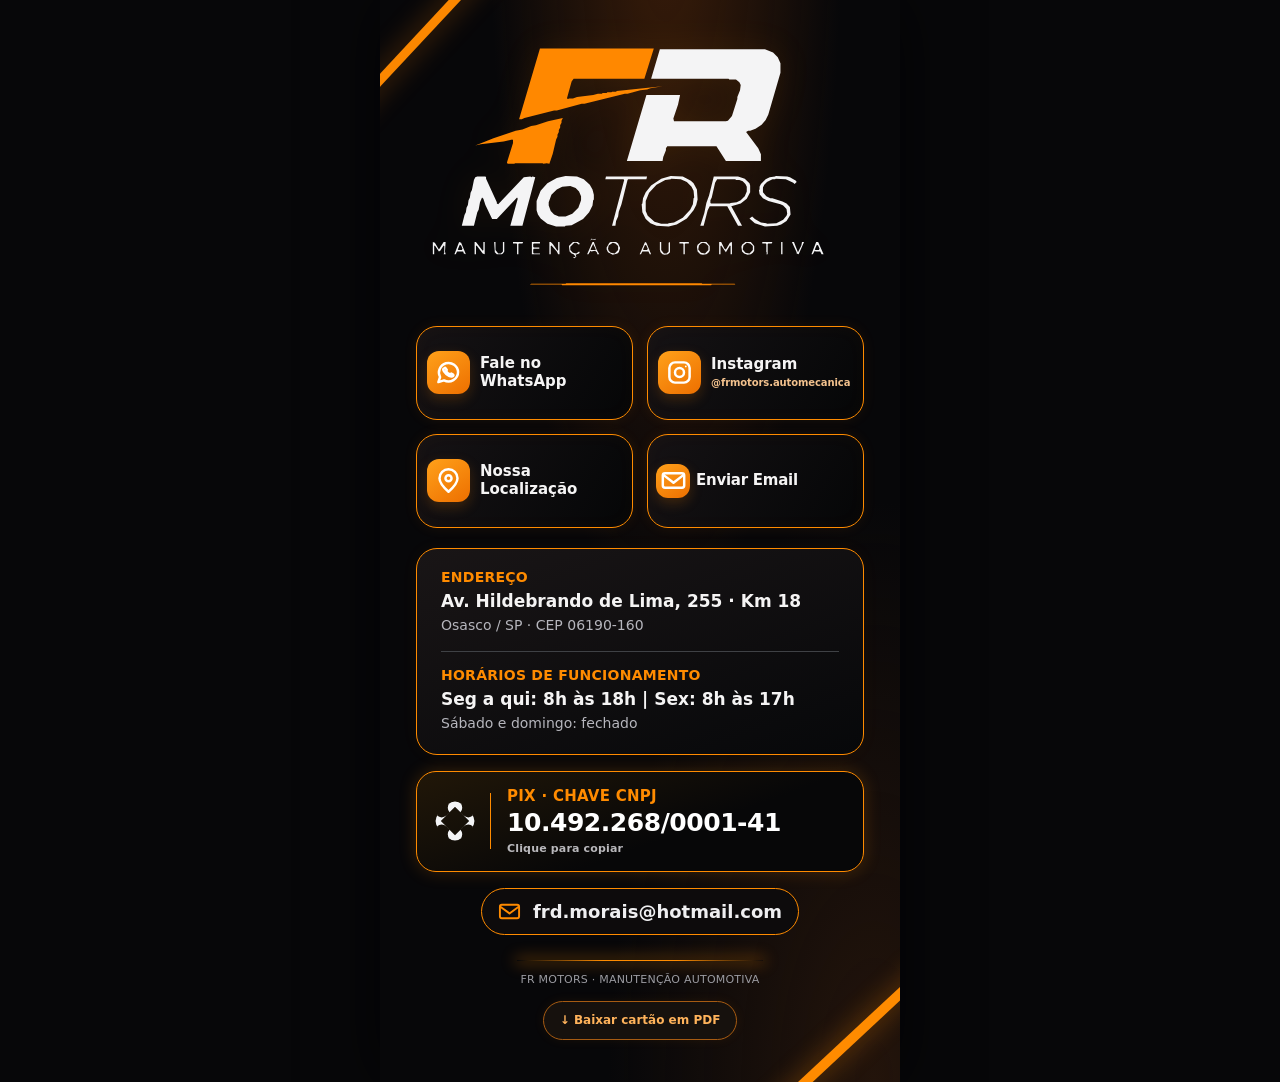
<file: cartao/index.html>
<!doctype html>
<html lang="pt-BR">
<head>
<meta charset="utf-8">
<meta name="viewport" content="width=device-width,initial-scale=1,viewport-fit=cover">
<meta name="theme-color" content="#09090b">
<meta name="description" content="Cartão digital da FR Motors. WhatsApp, localização, horários de atendimento, e-mail e chave Pix.">
<link rel="icon" href="../fr-icon.svg" type="image/svg+xml">
<title>FR Motors | Cartão Digital</title>
<link rel="canonical" href="https://frmotors.github.io/cartao/">
<style>
:root{color-scheme:dark;--orange:#ff8b00;--pale:#f7f6f7;--text:#f5f4f4;--muted:#a8adb7;--border:#ff8b00;--bg:#070709}
*{box-sizing:border-box}
html{min-height:100%;background:var(--bg)}
body{margin:0;font:15px/1.4 system-ui,-apple-system,"Segoe UI",Roboto,Arial,sans-serif;background:var(--bg);color:var(--text)}
button,a{-webkit-tap-highlight-color:transparent}
button{font:inherit}
main{max-width:520px;min-height:100dvh;margin:auto;position:relative;isolation:isolate;overflow:hidden;padding:30px 22px 48px;background:radial-gradient(ellipse at 55% -13%,#3b1d09 0,transparent 44%),radial-gradient(ellipse at 95% 100%,#23140b 0,transparent 38%),#070709;box-shadow:0 0 60px #000a}
main:before{content:"";width:60%;height:9px;position:absolute;left:-20%;top:20px;background:#fb8700;transform:rotate(-47deg);box-shadow:0 0 28px #eb790077;z-index:-1}
main:after{content:"";width:45%;height:10px;position:absolute;right:-12%;bottom:32px;background:#ff8b00;transform:rotate(-43deg);box-shadow:0 0 26px #ff8b0077;z-index:-1}
.logo{position:relative;text-align:center;padding-top:0;margin-bottom:24px}
.logo-art{display:block;width:100%;max-width:480px;height:auto;margin:0 auto;filter:drop-shadow(0 0 16px #ff8b0014)}
.glowline{width:55%;height:1px;margin:0 auto;background:linear-gradient(90deg,transparent,#ff8c00 35%,#ff8c00 65%,transparent);box-shadow:0 0 15px 2px #ff8b007a}
.buttons{display:grid;grid-template-columns:repeat(2,minmax(0,1fr));gap:12px;margin:26px 0 20px}
.action{min-width:0;min-height:82px;display:flex;align-items:center;gap:10px;text-decoration:none;border:1.3px solid var(--border);border-radius:21px;padding:12px 10px;background:linear-gradient(120deg,#151214,#050607);color:var(--text);box-shadow:inset 0 0 18px #ff8b0008,0 0 14px #ff8b0015;transition:transform .15s ease,background .15s ease}
.action:active{transform:scale(.98)}
.action .glyph{width:43px;height:43px;flex:0 0 43px;border-radius:12px;background:linear-gradient(145deg,#ffa11a,#ed6f00);box-shadow:0 5px 13px #d774003c;display:grid;place-items:center;color:#fff}
.action svg{width:27px;height:27px;stroke:currentColor;stroke-width:2.2;fill:none;stroke-linecap:round;stroke-linejoin:round}
.action .copy{flex:1;font-size:15px;font-weight:780;line-height:1.18}
.action.email-action{gap:6px;padding-left:8px;padding-right:8px}
.action.email-action .copy{white-space:nowrap;letter-spacing:-.25px;font-size:15px;font-weight:780;line-height:1.18}
.action.email-action .glyph{width:34px;height:34px;flex-basis:34px}
.action.email-action .chev{display:none}
@media(max-width:375px){.action.email-action{gap:4px;padding-left:6px;padding-right:6px}.action.email-action .glyph{width:29px;height:29px;flex-basis:29px}.action.email-action .copy{font-size:12px}}
.action .social-handle{display:block;margin-top:3px;font-size:clamp(8px,2.3vw,10px);color:#f2c18d;font-weight:650;letter-spacing:-.1px;white-space:nowrap}
.instagram-action .copy{min-width:0;overflow:visible}
.action .chev{color:var(--orange);font-size:30px;font-weight:350;line-height:1;margin-left:auto}
.action.is-disabled{border-color:#77777b;color:#b5b7b9;filter:saturate(.2);box-shadow:none;cursor:default}
.action.is-disabled .glyph{background:#393b3e;box-shadow:none}
.action.is-disabled .chev{color:#838383}
.soon{display:inline-block;font-size:9px;letter-spacing:.06em;padding:1px 6px;border:1px solid #999;border-radius:20px;margin-top:6px}
.box{border:1.3px solid var(--orange);border-radius:21px;padding:16px 19px;margin-bottom:16px;background:linear-gradient(160deg,#191516,#07080a);box-shadow:0 0 18px #ff8b000b}
.box h2,.pix-info .heading{font-size:14px;line-height:1.2;font-weight:850;letter-spacing:.018em;margin:0 0 5px;color:var(--orange)}
.box .major{font-size:17px;line-height:1.28;font-weight:770;margin:0}
.box .secondary{color:#b6b6bd;margin:4px 0 0;font-size:14px}
.box hr{border:0;height:1px;background:#3f4145;margin:15px 0 15px}
.pix-box{width:100%;display:flex;align-items:center;gap:16px;border:1.5px solid var(--orange);border-radius:20px;background:linear-gradient(160deg,#211708,#070708 60%);color:#fff;padding:15px 18px;margin:0 0 16px;cursor:pointer;text-align:left;box-shadow:0 0 18px #ff8b0033}
.pix-box:focus-visible,.action:focus-visible,.mail:focus-visible{outline:3px solid #fff;outline-offset:3px}
.pix-symbol{width:56px;height:56px;flex:0 0 56px;display:grid;place-items:center;border-right:1px solid #ff8b00;padding-right:15px}
.pix-symbol svg{width:40px;height:40px;fill:#f3f4f6}
.pix-info{min-width:0}
.pix-info .heading{margin-bottom:4px;font-size:15px;display:block}
.pix-info .number{display:block;font-size:clamp(17px,5.2vw,25px);font-weight:900;letter-spacing:-.45px;line-height:1.1;white-space:nowrap}
.pix-info .copy-hint{display:block;margin-top:5px;font-size:11px;font-weight:600;line-height:1.3;letter-spacing:.015em;color:#b9b8bc}
.mail{display:flex;align-items:center;justify-content:center;gap:12px;width:max-content;max-width:100%;border:1.3px solid var(--orange);border-radius:50px;padding:10px 16px;margin:0 auto 25px;color:#efeff1;text-decoration:none;background:#0d0b0c;font-weight:760;font-size:clamp(13px,3.7vw,18px);overflow-wrap:anywhere}
.mail svg{width:23px;height:23px;flex-shrink:0;fill:none;stroke:var(--orange);stroke-width:2;stroke-linecap:round;stroke-linejoin:round}
footer{text-align:center;color:#9b9ba1;font-size:11px;letter-spacing:.02em}
.toast{position:fixed;bottom:24px;left:50%;transform:translate(-50%,20px);z-index:10;opacity:0;transition:opacity .18s,transform .18s;background:#1c1a1a;border:1px solid var(--orange);color:white;border-radius:14px;padding:13px 20px;font-size:14px;font-weight:750;pointer-events:none;white-space:nowrap;box-shadow:0 8px 30px #000b}
.toast.show{opacity:1;transform:translate(-50%,0)}
@media (min-width:540px){main{padding:35px 36px 42px}.action{min-height:94px}.logo{margin-bottom:28px}.buttons{gap:14px}.box{padding:20px 24px}}
@media (max-width:375px){main{padding:24px 13px 38px}.logo-art{width:100%;max-width:100%}.logo-sub{font-size:9px;letter-spacing:4.8px}.buttons{gap:8px}.action{padding:8px 6px;gap:6px;min-height:75px;border-radius:16px}.action .glyph{width:36px;height:36px;flex-basis:36px}.action svg{width:23px;height:23px}.action .copy{font-size:12px}.action .chev{font-size:23px}.box .major{font-size:15px}.box .secondary{font-size:12px}.box h2{font-size:12px}.pix-box{gap:10px;padding:13px 11px}.pix-symbol{width:45px;flex-basis:45px;padding-right:10px}.pix-symbol svg{width:32px}.pix-info .heading{font-size:12px}.pix-info .number{font-size:18px}.pix-info .copy-hint{font-size:10px}}

/* Cartão digital: maior aproveitamento vertical em telas de celular. */
@media (max-width:539px){
  main{
    min-height:108vh;
    min-height:108dvh;
    display:flex;
    flex-direction:column;
    padding-top:clamp(28px,4dvh,44px);
    padding-bottom:clamp(38px,5dvh,60px);
  }
  .logo{margin-bottom:clamp(28px,4dvh,40px)}
  .buttons{
    margin-top:clamp(28px,4dvh,42px);
    margin-bottom:clamp(24px,3.5dvh,34px);
  }
  .action{min-height:clamp(82px,10dvh,102px)}
  .box{
    padding-top:clamp(18px,2.5dvh,26px);
    padding-bottom:clamp(18px,2.5dvh,26px);
    margin-bottom:clamp(18px,2.5dvh,28px);
  }
  .pix-box{min-height:clamp(86px,11dvh,106px);margin-bottom:clamp(18px,2.5dvh,26px)}
  .mail{margin-bottom:clamp(26px,3.5dvh,38px)}
  footer{margin-top:auto;padding-top:clamp(14px,2.5dvh,25px)}
}

.pdf-download{
 display:flex;align-items:center;justify-content:center;gap:9px;
 width:max-content;max-width:100%;margin:14px auto 0;
 padding:10px 16px;border:1px solid #a65b12;border-radius:999px;
 background:#16110d;color:#ffb35b;font-size:12px;font-weight:800;
 cursor:pointer;box-shadow:0 0 12px #ff8b0012;
}
.pdf-download:hover{background:#24190e}
.card-pdf-exporting main{min-height:0!important;padding-bottom:24px!important;box-shadow:none!important}
.card-pdf-exporting .pdf-download{display:none!important}
.pdf-download:disabled{opacity:.6;cursor:wait}
@media print{.pdf-download{display:none!important}}
@media (prefers-reduced-motion:reduce){*{transition:none!important}}
</style>
</head>
<body>
<main>
<header class="logo" aria-label="FR Motors Manutenção Automotiva">
<img class="logo-art" src="../frm-logo-sem-fr.svg" alt="FR Motors · Manutenção Automotiva" width="665" height="390">
</header>
<section class="buttons" aria-label="Contato e localização">
<a class="action" href="https://wa.me/5511998865280" target="_blank" rel="noopener noreferrer" aria-label="Fale no WhatsApp da FR Motors"><span class="glyph"><svg viewBox="0 0 24 24"><path d="M20.5 11.6A8.5 8.5 0 0 1 8 19l-5 1.5L4.5 16a8.5 8.5 0 1 1 16-4.4Z"/><path d="M8.2 8.4c.4-.6.8-.7 1.2-.2l1.1 1.5-.7 1c.9 1.7 2 2.5 3.7 3.1l.9-.9 1.7 1c.4.3.4.7 0 1.1-1.3 1.5-5.7-.2-7.9-3.7-1.1-1.7-1.3-2.6 0-2.9Z"/></svg></span><span class="copy">Fale no<br>WhatsApp</span></a>
<a class="action instagram-action" href="https://www.instagram.com/frmotors.automecanica/" target="_blank" rel="noopener noreferrer" aria-label="Abrir Instagram @frmotors.automecanica"><span class="glyph"><svg viewBox="0 0 24 24"><rect x="3" y="3" width="18" height="18" rx="5"/><circle cx="12" cy="12" r="4"/><circle cx="17.6" cy="6.6" r=".8" fill="currentColor" stroke="none"/></svg></span><span class="copy">Instagram<br><span class="social-handle">@frmotors.automecanica</span></span></a>
<a class="action" href="https://www.google.com/maps/search/?api=1&amp;query=FR%20MOTORS%20AUTO%20MEC%C3%82NICA%2C%20Av.%20Hildebrando%20de%20Lima%2C%20255%2C%20Osasco%20SP" target="_blank" rel="noopener noreferrer" aria-label="Abrir localização da FR Motors no Google Maps"><span class="glyph"><svg viewBox="0 0 24 24"><path d="M20 10c0 5-8 12-8 12S4 15 4 10a8 8 0 0 1 16 0Z"/><circle cx="12" cy="10" r="2.7"/></svg></span><span class="copy">Nossa<br>Localização</span></a>
<a class="action email-action" href="mailto:frd.morais@hotmail.com" aria-label="Enviar e-mail para FR Motors"><span class="glyph"><svg viewBox="0 0 24 24"><rect x="2.5" y="5.5" width="19" height="13" rx="2"/><path d="m3 7 9 7 9-7"/></svg></span><span class="copy">Enviar Email</span></a>
</section>
<section class="box" aria-label="Endereço e horários">
<h2>ENDEREÇO</h2><p class="major">Av. Hildebrando de Lima, 255 · Km 18</p><p class="secondary">Osasco / SP · CEP 06190-160</p>
<hr>
<h2>HORÁRIOS DE FUNCIONAMENTO</h2><p class="major">Seg a qui: 8h às 18h | Sex: 8h às 17h</p><p class="secondary">Sábado e domingo: fechado</p>
</section>
<button class="pix-box" id="pixButton" type="button" aria-label="Copiar chave Pix CNPJ 10.492.268/0001-41">
<span class="pix-symbol" aria-hidden="true"><svg viewBox="0 0 48 48"><path d="M24 7 13.5 17.5a8 8 0 0 1-11 0L16 4a11.3 11.3 0 0 1 16 0l13.5 13.5a8 8 0 0 1-11 0L24 7Zm0 34 10.5-10.5a8 8 0 0 1 11 0L32 44a11.3 11.3 0 0 1-16 0L2.5 30.5a8 8 0 0 1 11 0L24 41Zm-17-17 10.5-10.5a8 8 0 0 1 0-11L4 16a11.3 11.3 0 0 0 0 16l13.5 13.5a8 8 0 0 1 0-11L7 24Zm34 0L30.5 34.5a8 8 0 0 1 0 11L44 32a11.3 11.3 0 0 0 0-16L30.5 2.5a8 8 0 0 1 0 11L41 24Z"/></svg></span>
<span class="pix-info"><span class="heading">PIX · CHAVE CNPJ</span><span class="number">10.492.268/0001-41</span><span class="copy-hint">Clique para copiar</span></span>
</button>
<a class="mail" href="mailto:frd.morais@hotmail.com" aria-label="Enviar e-mail para frd.morais@hotmail.com"><svg viewBox="0 0 24 24"><rect x="2" y="5" width="20" height="14" rx="2"/><path d="m2.5 7 9.5 7 9.5-7"/></svg><span>frd.morais@hotmail.com</span></a>
<div class="glowline" aria-hidden="true"></div>
<footer><p>FR MOTORS · MANUTENÇÃO AUTOMOTIVA</p></footer>
<button class="pdf-download" id="downloadPdfBtn" type="button" aria-label="Baixar cartão digital em PDF para celular">↓ Baixar cartão em PDF</button>
</main>
<div id="toast" class="toast" role="status" aria-live="polite"></div>
<script>
(function(){
const pix="10492268000141";
let timeout;
function notice(text){const el=document.getElementById("toast");el.textContent=text;el.classList.add("show");clearTimeout(timeout);timeout=setTimeout(()=>el.classList.remove("show"),2600)}
async function copyPix(){
try{if(!navigator.clipboard||!navigator.clipboard.writeText)throw Error("no clipboard");await navigator.clipboard.writeText(pix);notice("Chave Pix copiada!");return}catch(e){}
const area=document.createElement("textarea");area.value=pix;area.style.cssText="position:fixed;left:-9999px;top:0;opacity:0";document.body.appendChild(area);area.focus();area.select();let ok=false;try{ok=document.execCommand("copy")}catch(e){}area.remove();
if(ok){notice("Chave Pix copiada!")}else{window.prompt("Copie a chave Pix CNPJ:",pix)}
}
document.getElementById("pixButton").addEventListener("click",copyPix);

const pdfButton=document.getElementById('downloadPdfBtn');
async function generateMobilePdf(){
 const button=pdfButton;
 if(button.disabled)return;
 button.disabled=true;
 const originalText=button.textContent;
 button.textContent='Preparando novo PDF...';
 const replacements=[];
 let pdfMode=false;
 try{
  const loadScript=(src,test)=>test()?Promise.resolve():new Promise((resolve,reject)=>{
   const script=document.createElement('script');
   script.src=src;
   script.onload=()=>test()?resolve():reject(new Error('Biblioteca indisponível'));
   script.onerror=()=>reject(new Error('Falha ao carregar biblioteca do PDF'));
   document.head.appendChild(script);
  });
  await Promise.all([
   loadScript('https://cdn.jsdelivr.net/npm/html2canvas@1.4.1/dist/html2canvas.min.js',()=>typeof window.html2canvas==='function'),
   loadScript('https://cdn.jsdelivr.net/npm/jspdf@2.5.1/dist/jspdf.umd.min.js',()=>!!window.jspdf?.jsPDF)
  ]);
  if(document.fonts?.ready)await document.fonts.ready;
  const main=document.querySelector('main');
  if(!main)throw new Error('Cartão não encontrado');
  const logo=main.querySelector('.logo-art');
  if(logo&&!logo.complete){
   await new Promise((resolve,reject)=>{
    logo.addEventListener('load',resolve,{once:true});
    logo.addEventListener('error',()=>reject(new Error('Logo indisponível')),{once:true});
   });
  }
  if(logo&&!logo.naturalWidth)throw new Error('Logo indisponível');

  // Evita falhas do html2canvas ao interpretar SVG em certos navegadores Android.
  // Cada ícone é convertido em PNG transparente, com as cores já calculadas.
  async function rasterizeIcon(svg){
   const rect=svg.getBoundingClientRect();
   const computed=getComputedStyle(svg);
   const clone=svg.cloneNode(true);
   clone.setAttribute('xmlns','http://www.w3.org/2000/svg');
   clone.setAttribute('width','192');
   clone.setAttribute('height','192');
   clone.setAttribute('color',computed.color||'#fff');
   clone.setAttribute('fill',computed.fill||'none');
   clone.setAttribute('stroke',computed.stroke||'none');
   clone.setAttribute('stroke-width',computed.strokeWidth||'2');
   clone.setAttribute('stroke-linecap',computed.strokeLinecap||'round');
   clone.setAttribute('stroke-linejoin',computed.strokeLinejoin||'round');
   const markup=new XMLSerializer().serializeToString(clone);
   const source=new Image();
   await new Promise((resolve,reject)=>{
    source.onload=resolve;
    source.onerror=()=>reject(new Error('Falha ao preparar ícone SVG'));
    source.src='data:image/svg+xml;charset=utf-8,'+encodeURIComponent(markup);
   });
   const iconCanvas=document.createElement('canvas');
   iconCanvas.width=192;iconCanvas.height=192;
   const context=iconCanvas.getContext('2d');
   if(!context)throw new Error('Canvas indisponível para os ícones');
   context.drawImage(source,0,0,192,192);
   const image=new Image();
   image.src=iconCanvas.toDataURL('image/png');
   image.style.cssText='display:block;flex-shrink:0;object-fit:contain;width:'+rect.width+'px;height:'+rect.height+'px';
   if(image.decode)await image.decode();
   return image;
  }

  // SVG externo pode desaparecer no html2canvas do Android: converte a logo para PNG
  // antes de capturar e restaura o DOM original ao terminar.
  let logoPng=null;
  if(logo){
   const logoCanvas=document.createElement('canvas');
   logoCanvas.width=1330;
   logoCanvas.height=780;
   const logoCtx=logoCanvas.getContext('2d');
   if(!logoCtx)throw new Error('Não foi possível preparar a logo');
   logoCtx.drawImage(logo,0,0,logoCanvas.width,logoCanvas.height);
   const url=logoCanvas.toDataURL('image/png');
   logoPng=new Image();
   logoPng.src=url;
   logoPng.className=logo.className;
   logoPng.alt=logo.alt;
   logoPng.width=logo.width;
   logoPng.height=logo.height;
   if(logoPng.decode)await logoPng.decode();
  }
  const svgs=Array.from(main.querySelectorAll('svg'));
  const pngs=await Promise.all(svgs.map(rasterizeIcon));
  document.body.classList.add('card-pdf-exporting');
  pdfMode=true;
  // A imagem PNG assume o lugar EXATO do SVG de origem antes da captura.
  // O html2canvas renderiza o elemento uma única vez, no fluxo correto da página.
  if(logo&&logoPng){
   logo.replaceWith(logoPng);
   replacements.push([logo,logoPng]);
  }
  for(let i=0;i<svgs.length;i++){
   svgs[i].replaceWith(pngs[i]);
   replacements.push([svgs[i],pngs[i]]);
  }
  await new Promise(resolve=>requestAnimationFrame(()=>resolve()));
  const box=main.getBoundingClientRect();
  const cardWidth=box.width;
  const links=Array.from(main.querySelectorAll('a[href]')).filter(a=>a.getAttribute('href')&&a.getAttribute('href')!=='#').map(a=>{
   const r=a.getBoundingClientRect();
   return {href:a.href,x:r.left-box.left,y:r.top-box.top,w:r.width,h:r.height};
  });
  const canvas=await window.html2canvas(main,{
   backgroundColor:'#070709',
   scale:Math.min(3,Math.max(2,window.devicePixelRatio||2)),
   useCORS:true,
   allowTaint:false,
   logging:false,
   scrollX:0,
   scrollY:-window.scrollY,
   imageTimeout:15000
  });
  if(!canvas||canvas.width<200||canvas.height<200)throw new Error('Captura do cartão indisponível');
  const {jsPDF}=window.jspdf;
  const pageW=108;
  const pageH=pageW*canvas.height/canvas.width;
  const pdf=new jsPDF({orientation:'portrait',unit:'mm',format:[pageW,pageH],compress:true});
  pdf.addImage(canvas.toDataURL('image/png'),'PNG',0,0,pageW,pageH,undefined,'FAST');
  const factor=pageW/cardWidth;
  const pixArea=main.querySelector('#pixButton')?.getBoundingClientRect();
  if(pixArea){
   const mainArea=main.getBoundingClientRect();
   pdf.link((pixArea.left-mainArea.left)*factor,(pixArea.top-mainArea.top)*factor,
    pixArea.width*factor,pixArea.height*factor,{url:'https://frmotors.github.io/cartao/#pixButton'});
  }
  links.forEach(link=>{
   if(link.w>0&&link.h>0&&/^(https?:|mailto:)/i.test(link.href)){
    pdf.link(link.x*factor,link.y*factor,link.w*factor,link.h*factor,{url:link.href});
   }
  });
  // Nome novo impede o Android/Drive de reabrir o PDF antigo com ícones em letras.
  pdf.save('Cartão FR Motors.pdf');
  notice('PDF gerado');
 }catch(e){
  console.error('Falha ao gerar PDF atualizado',e);
  notice('Erro ao gerar o novo PDF. Tente novamente.');
 }finally{
  for(const [original,temporary] of replacements.reverse())if(temporary.isConnected)temporary.replaceWith(original);
  if(pdfMode)document.body.classList.remove('card-pdf-exporting');
  button.textContent=originalText;
  button.disabled=false;
 }
}
pdfButton.addEventListener('click',generateMobilePdf);

})();
</script></body></html>
</file>
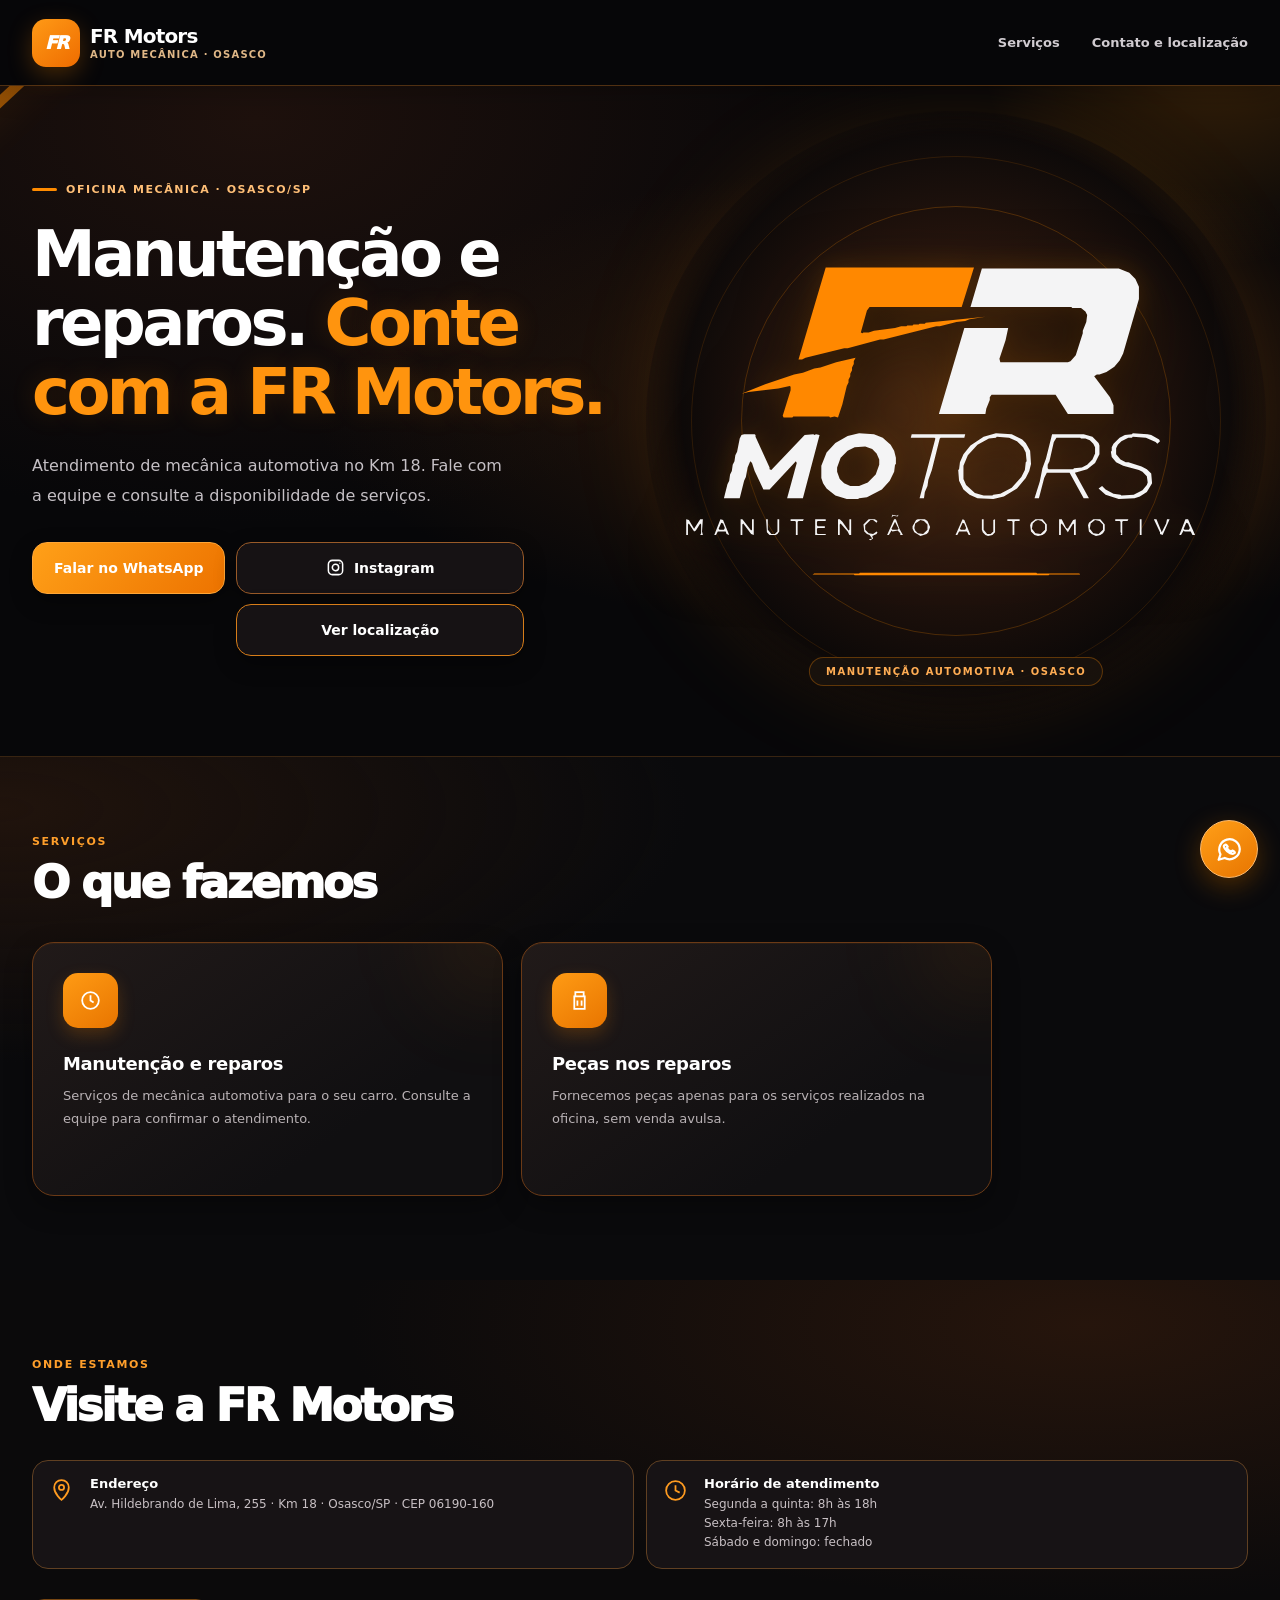
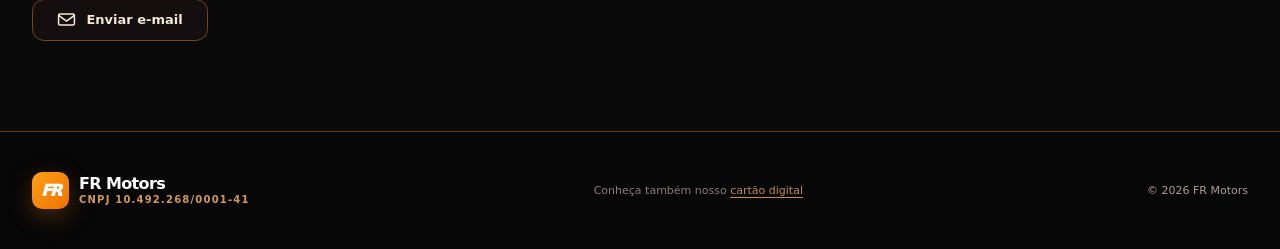
<file: institucional/index.html>
<!doctype html>
<html lang="pt-BR">
<head>
<meta charset="utf-8"/>
<meta content="width=device-width, initial-scale=1" name="viewport"/>
<meta content="#070709" name="theme-color"/>
<meta content="FR Motors Auto Mecânica no Km 18, em Osasco. Manutenção e reparos automotivos. Consulte atendimento, endereço e horários." name="description"/>
<title>FR Motors | Oficina Mecânica no Km 18, Osasco</title>
<style>
    :root {
      --ink:#142027;--night:#101820;--night2:#1c2a32;--teal:#0b7784;
      --teal2:#1398a4;--sub:#5f6d74;--cream:#f8f8f6;--paper:#fff;
      --stroke:#e7eae9;--warm:#efb65e;--shadow:0 18px 48px rgba(18,33,40,.09)
    }
    *,*::before,*::after {box-sizing:border-box}
    html {scroll-behavior:smooth}
    body {margin:0;background:var(--cream);color:var(--ink);font-family:Inter,system-ui,-apple-system,"Segoe UI",Roboto,Arial,sans-serif;-webkit-font-smoothing:antialiased}
    a {color:inherit;text-decoration:none}button {font:inherit}
    .container {max-width:1190px;width:calc(100% - 64px);margin:0 auto}
    .top-note {background:#e9f0ef;color:#44555b;font-size:12px;text-align:center;line-height:1.5;padding:7px 16px}
    .main-header {background:#fff;border-bottom:1px solid var(--stroke);position:sticky;top:0;z-index:20}
    .header-inner {min-height:80px;display:flex;align-items:center;gap:26px}
    .brand{display:inline-flex;align-items:center;gap:10px;white-space:nowrap}
    .brand-mark{height:45px;width:45px;background:var(--night);color:#fff;border-radius:13px;display:grid;place-items:center;font-style:italic;font-weight:1000;letter-spacing:-2px;font-size:18px;box-shadow:0 6px 12px #10182012}
    .brand-name{display:block;font-size:20px;line-height:1.1;font-weight:900;letter-spacing:-.04em}
    .brand-label{display:block;font-size:10px;text-transform:uppercase;letter-spacing:.16em;margin-top:2px;font-weight:750;color:#78898f}
    .nav{display:flex;margin-left:auto;align-items:center;gap:30px;font-weight:720;color:#57666d;font-size:13px}
    .nav a:hover{color:var(--teal)}
    .header-cta{background:var(--night);padding:13px 18px;border-radius:11px;color:white;font-size:13px;font-weight:800;box-shadow:0 5px 10px #10182012;display:inline-flex;align-items:center;gap:9px}
    .header-cta:hover,.button-dark:hover{background:#24353e}
    .mobile-menu{display:none;background:#f3f5f4;border:1px solid var(--stroke);border-radius:9px;width:44px;height:44px;align-items:center;justify-content:center;color:var(--ink);cursor:pointer}
    .hero{background:var(--night);color:#fff;overflow:hidden;position:relative}
    .hero:after{content:"";width:470px;height:470px;border-radius:100%;position:absolute;top:-320px;right:-200px;background:radial-gradient(circle,#167b8772,transparent 69%)}
    .hero-layout{min-height:560px;display:grid;grid-template-columns:51% 49%;align-items:center;gap:0;position:relative;z-index:1}
    .hero-copy{padding:55px 0 66px;position:relative;z-index:2}
    .eyebrow{display:inline-flex;align-items:center;gap:9px;color:#a6d5d6;letter-spacing:.13em;font-size:11px;text-transform:uppercase;font-weight:850}
    .eyebrow:before{content:"";width:25px;height:2px;background:var(--teal2)}
    .hero h1{font-weight:900;line-height:1.07;letter-spacing:-.055em;font-size:clamp(45px,5.5vw,76px);max-width:650px;margin:22px 0 24px}
    .hero h1 em{font-style:normal;color:#87c6cc}
    .hero .lead{font-size:16px;line-height:1.9;color:#bdcbd0;max-width:445px;margin:0 0 30px}
    .hero-actions{display:flex;flex-wrap:wrap;gap:11px;align-items:center}
    .button{display:inline-flex;align-items:center;justify-content:center;gap:9px;border-radius:11px;min-height:48px;padding:13px 20px;font-size:13px;font-weight:820;transition:transform .2s,background .2s}
    .button:hover{transform:translateY(-2px)}
    .button-accent{background:#77c8ca;color:#10242c}.button-accent:hover{background:#91dddd}
    .button-line{background:transparent;color:#f3f7f7;border:1px solid #5b6b72}.button-line:hover{background:#1c2b33}
    .hero-foot{display:flex;gap:23px;align-items:center;margin-top:52px;color:#a7b9c0;font-size:12px}
    .mini-line{width:32px;height:1px;background:#61818b}
    .hero-visual{height:100%;display:flex;align-items:center;justify-content:center;min-width:0;position:relative}
    .halo{width:600px;height:600px;position:absolute;left:-10px;top:50%;transform:translateY(-49%);border-radius:50%;background:radial-gradient(circle at 40% 42%,#33525d 0%,#1d343e 38%,#13222b 60%,transparent 72%)}
    .ring-a,.ring-b{border:1px solid #5b899036;position:absolute;border-radius:50%;width:500px;height:500px;top:50%;left:2%;transform:translateY(-50%)}
    .ring-b{width:620px;height:620px;left:-10%;border-color:#5b899021}
    .car-wrap{position:relative;z-index:1;width:120%;max-width:700px;margin-left:-30px;transform:translate(22px,34px)}
    .car-wrap svg{display:block;width:100%;height:auto;filter:drop-shadow(0 25px 20px rgba(0,0,0,.34))}
    .visual-pill{position:absolute;right:7px;bottom:75px;z-index:2;background:#fff;color:#1f3036;display:flex;gap:10px;align-items:center;border-radius:12px;padding:12px 16px;box-shadow:var(--shadow);font-size:12px}
    .visual-pill svg{color:var(--teal)}
    .visual-pill strong{display:block;font-size:12px}.visual-pill span{display:block;color:#738086;font-size:10px;margin-top:2px}
    .trust-strip{background:#eaf1f0;border-bottom:1px solid #e1e8e7}
    .trust-inner{display:grid;grid-template-columns:repeat(3,1fr);gap:0}
    .trust{display:flex;align-items:center;gap:13px;padding:24px 28px;border-right:1px solid #dce5e3}
    .trust:first-child{padding-left:0}.trust:last-child{border:0}
    .trust-icon{background:#d7e9e7;border-radius:11px;width:39px;height:39px;display:grid;place-items:center;color:var(--teal)}
    .trust strong{display:block;font-size:13px;font-weight:850}.trust p{color:#78878b;margin:2px 0 0;font-size:11px}
    .section{padding:91px 0}
    .section-head{display:flex;justify-content:space-between;align-items:end;gap:20px;margin-bottom:32px}
    .section-kicker{display:block;font-size:11px;font-weight:850;text-transform:uppercase;color:var(--teal);letter-spacing:.15em;margin-bottom:10px}
    h2{font-size:clamp(30px,3.5vw,45px);font-weight:900;letter-spacing:-.05em;line-height:1.1;margin:0}
    .section-head p{max-width:390px;margin:0 0 4px;font-size:14px;color:var(--sub);line-height:1.7}
    .services{display:grid;grid-template-columns:repeat(3,1fr);gap:15px}
    .service{border:1px solid #e4e8e6;background:#fff;border-radius:18px;min-height:191px;padding:26px;box-shadow:0 6px 18px rgba(14,38,43,.025);transition:transform .2s,box-shadow .2s}
    .service:hover{transform:translateY(-4px);box-shadow:var(--shadow)}
    .svc-icon{display:grid;place-items:center;width:47px;height:47px;border-radius:13px;background:#e8f4f3;color:var(--teal)}
    .service strong{display:block;margin:20px 0 7px;font-size:16px;font-weight:850;letter-spacing:-.02em}
    .service p{font-size:12px;line-height:1.7;color:var(--sub);margin:0}
    .about{background:#fff;padding:75px 0}
    .about-layout{display:grid;grid-template-columns:47% 1fr;align-items:center;gap:72px}
    .about-graphic{min-height:355px;border-radius:24px;background:linear-gradient(135deg,#15252d,#294c56);position:relative;overflow:hidden;display:grid;place-items:center}
    .about-graphic:before{content:"";position:absolute;border:1px solid #ffffff17;width:380px;height:380px;border-radius:50%;left:-115px;top:-90px}
    .about-graphic:after{content:"";position:absolute;border:1px solid #ffffff17;width:440px;height:440px;border-radius:50%;right:-160px;bottom:-160px}
    .about-big{color:#fff;font-style:italic;font-size:clamp(55px,7vw,100px);font-weight:1000;letter-spacing:-.1em;z-index:1;text-shadow:0 14px 22px #0003}
    .about-sticker{position:absolute;z-index:2;bottom:27px;left:28px;color:#c4e0e0;font-size:11px;letter-spacing:.19em;text-transform:uppercase;font-weight:800}
    .about-text>p{font-size:15px;line-height:1.9;color:#697a80;margin:22px 0 22px}
    .checklist{display:grid;gap:13px;margin:0;padding:0;list-style:none}
    .checklist li{display:flex;align-items:center;gap:11px;font-size:13px;font-weight:750}
    .check-icon{width:24px;height:24px;border-radius:50%;background:#e6f3f1;display:grid;place-items:center;color:var(--teal);font-size:14px}
    .contact{padding:85px 0 90px;background:#edf2f1}
    .contact-grid{display:grid;grid-template-columns:43% 1fr;gap:56px;align-items:center}
    .contact h2{margin-bottom:21px}.contact-intro{color:#6a797d;font-size:14px;line-height:1.8;max-width:370px}
    .contact-data{display:grid;gap:18px;margin:28px 0}
    .contact-line{display:flex;align-items:flex-start;gap:14px}
    .contact-line svg{color:var(--teal);flex:none;margin-top:2px}
    .contact-line strong{display:block;font-size:13px}.contact-line span{display:block;margin-top:4px;color:#748287;font-size:12px}
    .map-placeholder{min-height:390px;border:1px solid #dbe4e1;background:linear-gradient(130deg,#f6f8f7 0%,#e4eded 100%);border-radius:22px;position:relative;overflow:hidden;display:grid;place-items:center}
    .road{position:absolute;background:#fff8;transform:rotate(-24deg);width:75px;height:740px}
    .road.r2{transform:rotate(36deg);width:45px}
    .road.r3{transform:rotate(78deg);height:800px;width:42px}
    .map-card{z-index:2;background:#fff;border-radius:16px;border:1px solid #e1eae8;box-shadow:var(--shadow);text-align:center;padding:25px 30px;max-width:270px}
    .map-pin{display:grid;place-items:center;width:55px;height:55px;border-radius:50%;background:#e7f2f0;color:var(--teal);margin:0 auto 12px}
    .map-card strong{font-size:16px}.map-card p{font-size:12px;color:#78888c;line-height:1.6;margin:9px 0 0}
    .contact-cta{display:inline-flex;color:#fff;background:#101820;border-radius:11px;padding:14px 19px;font-size:13px;font-weight:820}
    .foot{background:#101820;color:#a3b4ba;padding:30px 0}
    .foot-inner{display:flex;align-items:center;justify-content:space-between;gap:30px;font-size:11px}
    .foot .brand-name{color:#fff;font-size:16px}.foot .brand-label{color:#8fa8ad}.foot .brand-mark{background:#fff;color:#101820;width:37px;height:37px;font-size:16px;border-radius:10px}
    .foot-note{opacity:.75}
    .demo-tag{font-size:11px;font-weight:700;color:#a8bcc0;margin-top:13px}
    .fadeup{animation:rise .8s both}
    @keyframes rise{from{opacity:0;transform:translateY(20px)}to{opacity:1;transform:translateY(0)}}
    @media(max-width:960px){
      .container{width:calc(100% - 40px)}
      .nav{gap:16px}.header-cta{padding:12px}
      .hero-layout{grid-template-columns:54% 46%;min-height:520px}
      .hero h1{font-size:52px}
      .hero-visual{margin-left:-20px}.car-wrap{width:128%;margin-left:0;transform:translate(0,45px)}
      .visual-pill{right:0;bottom:80px}
      .trust{padding:22px 12px}
      .about-layout,.contact-grid{gap:35px}
    }
    @media(max-width:720px){
      .top-note{font-size:10px}
      .container{width:calc(100% - 32px)}
      .header-inner{min-height:69px;gap:10px}
      .brand-mark{height:40px;width:40px}.brand-name{font-size:18px}
      .nav{display:none;position:absolute;left:0;right:0;top:69px;margin:0;padding:15px 18px;background:#fff;border-bottom:1px solid var(--stroke);box-shadow:0 14px 30px #10182016;flex-direction:column;align-items:stretch;gap:0}
      .nav.is-open{display:flex}.nav a{padding:12px 4px}
      .mobile-menu{display:flex;margin-left:auto}
      .header-cta{display:none}
      .hero-layout{display:block;min-height:0}
      .hero-copy{padding:66px 0 25px}.hero h1{font-size:clamp(43px,10.5vw,68px);margin:20px 0}
      .hero .lead{font-size:14px;line-height:1.75}.hero-foot{margin-top:30px}
      .hero-visual{height:280px;margin:0}.halo{width:410px;height:410px;left:calc(50% - 210px)}
      .ring-a{width:320px;height:320px;left:calc(50% - 160px)}
      .ring-b{width:410px;height:410px;left:calc(50% - 205px)}
      .car-wrap{width:min(110%,540px);transform:translate(0,5px);margin:0}
      .visual-pill{right:0;bottom:18px}
      .trust-inner{grid-template-columns:1fr;gap:0}.trust{padding:16px 0;border-right:0;border-bottom:1px solid #dce5e3}.trust:last-child{border:0}
      .section{padding:64px 0}.section-head{display:block}.section-head p{margin-top:16px}
      .services{grid-template-columns:repeat(2,1fr)}
      .about{padding:62px 0}.about-layout,.contact-grid{grid-template-columns:1fr;gap:25px}
      .about-graphic{min-height:260px}.contact{padding:65px 0}
      .map-placeholder{min-height:290px}
    }
    @media(max-width:480px){
      .services{grid-template-columns:1fr}.service{min-height:0;padding:22px}
      .hero-copy{padding-top:52px}.hero h1{font-size:43px}
      .hero-actions{flex-direction:column;align-items:stretch}.button{width:100%}
      .visual-pill{bottom:6px;right:3px;padding:10px 12px}.visual-pill strong{font-size:11px}
      .hero-visual{height:240px}
      .foot-inner{flex-direction:column;align-items:flex-start}
      .header-inner{gap:4px}
    }
    @media(prefers-reduced-motion:reduce){html{scroll-behavior:auto}.fadeup{animation:none}.button,.service{transition:none}}
  
    /* V2 · Contato e mapa reais da oficina em Osasco */
    .contact-line span a{font-weight:760;color:#285e65;text-decoration:underline;text-underline-offset:3px;text-decoration-color:#9cb6ba}
    .contact-line span a:hover{color:#0b7784}
    .embedded-map{position:absolute;inset:0;width:100%;height:100%;border:0;z-index:1;background:#e8f0ee}
    .map-card{position:absolute;left:20px;bottom:20px;max-width:300px;padding:17px 20px;text-align:left}
    .map-pin{width:40px;height:40px;margin:0 0 8px}
    .map-card p{margin-top:5px}
    .map-card a{display:inline-block;margin-top:8px;color:#0b7784;font-weight:850;text-decoration:underline;text-underline-offset:2px}
    .floating-whatsapp{position:fixed;right:22px;bottom:22px;z-index:25;display:flex;align-items:center;gap:10px;padding:13px 18px;border-radius:100px;background:#156e56;color:#fff;font-size:13px;font-weight:850;box-shadow:0 8px 25px rgba(5,60,42,.27);transition:transform .2s,background .2s}
    .floating-whatsapp:hover{transform:translateY(-2px);background:#10543f}
    .floating-whatsapp svg{flex-shrink:0}
    @media(max-width:650px){.top-note{font-size:10px;line-height:1.6}.map-card{left:12px;right:12px;bottom:12px;max-width:none}.map-placeholder{min-height:410px}.floating-whatsapp{right:12px;bottom:12px;padding:13px 16px}.foot{padding-bottom:78px}}
    @media(prefers-reduced-motion:reduce){.floating-whatsapp{transition:none}}

/* FR MOTORS | SITE INSTITUCIONAL V4 | IDENTIDADE DO CARTÃO DIGITAL */
:root{
  color-scheme:dark;
  --ink:#f5f4f4;--night:#070709;--night2:#151315;--teal:#ff8b00;
  --teal2:#ffaa42;--sub:#acabb1;--cream:#070709;--paper:#121113;
  --stroke:#3d3024;--warm:#ff8b00;
  --shadow:0 18px 45px #0007;
  --orange:#ff8b00;--light:#f5f4f4;--muted:#a8adb7;
}
html{background:#070709;scroll-padding-top:95px}
body{background:#070709;color:var(--light);font-family:Inter,system-ui,-apple-system,"Segoe UI",Roboto,Arial,sans-serif}
::selection{background:#ff8b00;color:#0d0907}
a:focus-visible,button:focus-visible{outline:3px solid #ffb55d;outline-offset:4px}
.container{max-width:1230px}
.top-note{background:#1d140d;border-bottom:1px solid #593713;color:#eac9a7;font-size:11px;letter-spacing:.035em;padding:9px 15px}
.main-header{background:rgba(7,7,9,.94);backdrop-filter:blur(16px);border-bottom:1px solid #503012;box-shadow:0 8px 25px #0003}
.header-inner{min-height:85px}
.brand-mark{width:48px;height:48px;background:linear-gradient(140deg,#ff9a16,#ee6c00);color:white;border-radius:14px;font-weight:1000;box-shadow:0 8px 24px #ff8b0040}
.brand-name{color:#fff;font-size:20px}
.brand-label{color:#dfb787;font-weight:700;letter-spacing:.12em}
.nav{color:#d0cbd0;gap:32px}
.nav a{position:relative;transition:color .2s}.nav a:hover{color:#ffaf4c}
.header-cta{background:linear-gradient(125deg,#ff9918,#ed7400);color:#fff;border:1px solid #ffab44;border-radius:13px;padding:12px 19px;box-shadow:0 7px 24px #ff8b0025}
.header-cta:hover{background:#f38200}
.mobile-menu{background:#1e1714;color:#ffb45b;border:1px solid #68401c}
.hero{background:radial-gradient(ellipse at 73% 47%,#2d190b 0%,transparent 47%),radial-gradient(ellipse at 20% 5%,#1e110d 0%,transparent 45%),#070709;border-bottom:1px solid #382411}
.hero:before{content:"";position:absolute;left:-180px;top:20px;width:340px;height:10px;background:#ff8800;box-shadow:0 0 38px #ff880060;transform:rotate(-43deg);opacity:.55}
.hero:after{top:-290px;right:-170px;background:radial-gradient(circle,#ff8b0036,transparent 71%)}
.hero-layout{min-height:640px;grid-template-columns:minmax(0,52%) minmax(0,48%)}
.hero-copy{padding:90px 0 100px}
.eyebrow{color:#ffbf77;font-size:11px;letter-spacing:.14em}
.eyebrow:before{background:#ff8b00;height:3px;border-radius:4px}
.hero h1{font-size:clamp(46px,5vw,73px);line-height:1.08;letter-spacing:-.055em;max-width:680px;margin:24px 0}
.hero h1 em{color:#ff940e;font-style:normal;text-shadow:0 0 27px #ff8b0024}
.hero .lead{color:#c5c0c5;font-size:16px;line-height:1.85;max-width:480px;margin-bottom:31px}
.hero-actions{gap:12px}
.button{font-size:14px;min-height:52px;border-radius:15px;padding:14px 21px;box-shadow:0 8px 22px #0005}
.button-accent{background:linear-gradient(130deg,#ffa018,#ed7300);color:#fff;border:1px solid #ffa637}
.button-accent:hover{background:#ffad38}
.button-line{background:#161214;border:1.3px solid #d77d19;color:#fff}
.button-line:hover{background:#2b1a11}
.hero-foot{color:#c3a17a;margin-top:43px;letter-spacing:.095em;font-size:10px}
.mini-line{background:#ff8b00;width:39px;height:2px}
.hero-visual{height:100%;min-height:480px;position:relative;isolation:isolate}
.hero-visual .car-wrap,.hero-visual .visual-pill{display:none}
.hero-visual .halo{width:620px;height:620px;left:50%;transform:translate(-50%,-50%);background:radial-gradient(circle at 50% 48%,#573012 0%,#24140d 37%,#0e0a09 61%,transparent 73%);filter:drop-shadow(0 0 40px #f5810021)}
.hero-visual .ring-a{width:430px;height:430px;left:50%;border:1.5px solid #ff8b003a;transform:translate(-50%,-50%)}
.hero-visual .ring-b{width:530px;height:530px;left:50%;border-color:#ff8b0020;transform:translate(-50%,-50%)}
.visual-brand{width:112%;max-width:650px;height:auto;position:relative;z-index:3;display:block;object-fit:contain;filter:drop-shadow(0 22px 34px #000a) drop-shadow(0 0 12px #ff8b0038)}
.hero-visual .logo-small{position:absolute;bottom:70px;left:50%;transform:translateX(-50%);z-index:4;color:#ffad54;border:1px solid #ff8b0050;background:#1b140ed4;padding:8px 16px;border-radius:100px;white-space:nowrap;letter-spacing:.15em;font-weight:900;font-size:10px}
.trust-strip{background:#0d0d0f;border-top:1px solid #3f2917;border-bottom:1px solid #3f2917}
.trust{padding:25px 28px;border-right:1px solid #47301d;gap:15px}
.trust-icon{width:48px;height:48px;border-radius:14px;background:linear-gradient(135deg,#ff9c18,#e67000);color:#fff;box-shadow:0 5px 18px #ff8b0026}
.trust strong{color:#fff;font-size:13px}.trust p{color:#aaa3a5;font-size:12px}
.section{padding:108px 0 113px;background:radial-gradient(ellipse at 0% 10%,#20130c 0%,transparent 38%),#0a0a0c}
.section-kicker{color:#ff9f2b;font-size:11px;letter-spacing:.15em}
h2{color:#fff;font-weight:950;letter-spacing:-.052em;font-size:clamp(31px,3.5vw,47px)}
.section-head{margin-bottom:35px}.section-head p{color:#b0a8aa;max-width:445px;font-size:14px}
.services{gap:18px}
.service{background:linear-gradient(145deg,#211a19,#100f11 70%);border:1.5px solid #6b3a16;border-radius:22px;min-height:254px;padding:30px;box-shadow:0 10px 28px #0005, inset 0 1px #ff8b000f;position:relative;overflow:hidden}
.service:before{content:"";position:absolute;width:120px;height:120px;border-radius:50%;background:#ff8b0015;filter:blur(45px);right:-50px;top:-60px}
.service:hover{transform:translateY(-5px);box-shadow:0 20px 40px #0007;border-color:#ff8b00}
.svc-icon{height:55px;width:55px;border-radius:15px;background:linear-gradient(145deg,#ff9b14,#e87500);color:#fff;box-shadow:0 7px 17px #ff8b0036}
.service strong{font-size:18px;margin:25px 0 10px;color:#fff;line-height:1.25}
.service p{color:#b9b2b5;font-size:13px;line-height:1.75}
.about{background:#070709;padding:92px 0;border-top:1px solid #3b2615;border-bottom:1px solid #3b2615}
.about-layout{grid-template-columns:46% minmax(0,1fr);gap:70px}
.about-graphic{min-height:397px;background:radial-gradient(ellipse at 45% 34%,#4a270f,#161011 55%,#09090b 85%);border:1.5px solid #a35715;border-radius:28px;box-shadow:0 15px 48px #0008,0 0 30px #ff8b0011}
.about-graphic:before{border-color:#ff8b0040;left:-90px;top:-85px;width:370px;height:370px}
.about-graphic:after{border-color:#ff8b0021}
.about-big{font-size:clamp(52px,5.8vw,86px);text-shadow:0 15px 22px #000;letter-spacing:-.08em}
.about-big::first-letter{color:#ff8b00}
.about-sticker{color:#ffb55d;border-top:2px solid #ff8b00;padding-top:12px}
.about-text>p{color:#b9b0b3;font-size:15px;line-height:1.88}
.checklist{gap:15px}.checklist li{color:#e2dbe0;font-size:13px}
.check-icon{width:28px;height:28px;background:#38200f;border:1px solid #ff8b0063;color:#ff9a2a}
.contact{padding:102px 0 86px;background:radial-gradient(ellipse at 85% 10%,#26150c,transparent 48%),#0b0a0b}
.contact-grid{gap:55px;grid-template-columns:minmax(0,44%) minmax(0,56%)}
.contact h2{margin-bottom:21px}.contact-intro{color:#b9b1b2;font-size:14px;max-width:415px}
.contact-data{gap:12px;margin:30px 0}
.contact-line{background:#171315;border:1px solid #604022;border-radius:16px;padding:15px 16px;gap:16px}
.contact-line svg{color:#ff9b20;width:25px;height:25px}
.contact-line strong{color:#fff;font-size:13px}.contact-line span{color:#c8c0c4;font-size:12px;line-height:1.6}
.contact-line span a{color:#ffbc7a;text-decoration-color:#ff8b0080}
.contact-line span a:hover{color:#ffd19b}
.contact-cta{border:1px solid #ffa236;background:linear-gradient(135deg,#ff9713,#e97400);border-radius:14px;padding:15px 23px;box-shadow:0 7px 24px #ff8b0028;color:#fff}
.contact-cta:hover{background:#ff9c1a}
.map-placeholder{border:1.5px solid #a35c1b;border-radius:25px;min-height:535px;background:#161217;box-shadow:0 20px 46px #0008}
.embedded-map{filter:saturate(.75) contrast(.95)}
.map-card{background:#111014ed;border:1px solid #af6c2b;border-radius:18px;backdrop-filter:blur(12px);box-shadow:0 16px 36px #0008;color:#fff;left:18px;bottom:18px;padding:16px 19px;max-width:310px}
.map-card strong{color:#fff}.map-card p{color:#c4b8b2}.map-card a{color:#ffb65d}
.map-pin{background:#42250f;color:#ff960f;border:1px solid #a76222}
.contact-actions{padding:0 0 100px;background:#0b0a0b}
.contact-actions .quick-head{margin:0 0 22px;display:flex;align-items:center;gap:12px;color:#ffab49;font-size:11px;font-weight:900;letter-spacing:.16em;text-transform:uppercase}
.contact-actions .quick-head:after{content:"";height:1px;flex:1;background:linear-gradient(90deg,#ff8b0080,transparent)}
.quick-actions-grid{display:grid;grid-template-columns:repeat(4,minmax(0,1fr));gap:15px}
.quick-action{display:flex;align-items:center;gap:12px;border:1.5px solid #a55d21;border-radius:20px;background:linear-gradient(140deg,#1e1717,#09090b);padding:17px 15px;min-width:0;min-height:94px;box-shadow:0 6px 16px #0005, inset 0 1px #ff8b0018;transition:background .2s,border-color .2s,transform .2s}
.quick-action:hover{border-color:#ff960a;background:#27190f;transform:translateY(-2px)}
.quick-action .q-icon{display:grid;place-items:center;width:48px;height:48px;flex:0 0 48px;border-radius:14px;background:linear-gradient(145deg,#ffa21d,#e97000);box-shadow:0 6px 15px #ff8b0030;color:white}
.quick-action .q-icon svg{width:25px;height:25px;stroke:currentColor;stroke-width:1.9;fill:none;stroke-linecap:round;stroke-linejoin:round}
.quick-action strong{font-size:14px;font-weight:850;color:#fff;line-height:1.3;min-width:0}
.quick-action span.q-detail{display:block;color:#d8a976;font-size:10px;margin-top:5px;overflow-wrap:anywhere}
.foot{background:#070708;border-top:1px solid #623b1c;color:#ad9b98;padding:40px 0}
.foot .brand-mark{background:linear-gradient(135deg,#ff9f16,#ed7300);color:#fff}
.foot .brand-name{color:#fff}.foot .brand-label{color:#d09959}
.foot-note{color:#b2a4a1}
.floating-whatsapp{background:linear-gradient(135deg,#ff9b14,#e56e00);border:1px solid #ffb453;box-shadow:0 12px 28px #ff8b003a,0 10px 34px #0008;padding:13px 20px;color:#fff}
.floating-whatsapp:hover{background:#ff980a}
@media (max-width:960px){
  .hero-layout{min-height:530px;grid-template-columns:53% 47%}
  .hero h1{font-size:52px}
  .visual-brand{width:120%}
  .about-layout{gap:40px}
  .contact-grid{gap:28px}
  .quick-actions-grid{grid-template-columns:repeat(2,minmax(0,1fr))}
}
@media (max-width:720px){
  html{scroll-padding-top:76px}
  .top-note{font-size:10px;line-height:1.55}
  .main-header{background:#080809ed}
  .header-inner{min-height:69px}
  .nav{top:69px;background:#120e0e;border-bottom:1px solid #633d1d;box-shadow:0 18px 30px #0009}
  .nav a{color:#f1e6e0}
  .hero-layout{display:block;min-height:0}
  .hero-copy{padding:69px 0 10px}
  .hero h1{font-size:clamp(42px,8.7vw,59px)}
  .hero .lead{max-width:620px}
  .hero-visual{min-height:0;height:340px;margin:0;display:flex;align-items:center}
  .hero-visual .halo{width:400px;height:400px}
  .hero-visual .ring-a{width:300px;height:300px}
  .hero-visual .ring-b{width:395px;height:395px}
  .visual-brand{width:min(100%,440px);max-width:100%;margin:auto}
  .hero-visual .logo-small{bottom:22px}
  .hero-foot{margin-top:32px}
  .trust-inner{grid-template-columns:1fr}
  .trust{padding:18px 0;border-right:0;border-bottom:1px solid #48301e}
  .section{padding:76px 0 85px}
  .services{grid-template-columns:repeat(2,minmax(0,1fr))}
  .about{padding:75px 0}
  .about-layout,.contact-grid{grid-template-columns:1fr;gap:28px}
  .about-graphic{min-height:290px}
  .contact{padding:75px 0 50px}
  .map-placeholder{min-height:430px}
  .contact-actions{padding-bottom:75px}
}
@media (max-width:480px){
 .container{width:calc(100% - 34px)}
 .brand-mark{width:41px;height:41px}.brand-name{font-size:18px}
 .hero-copy{padding-top:55px}
 .hero h1{font-size:clamp(41px,10vw,51px)}
 .hero .lead{font-size:14px}
 .hero-actions{flex-direction:column;align-items:stretch}.button{width:100%}
 .hero-visual{height:280px}.hero-visual .halo{width:350px;height:350px}
 .hero-visual .ring-a{width:240px;height:240px}.hero-visual .ring-b{width:335px;height:335px}
 .hero-visual .logo-small{bottom:18px}
 .services{grid-template-columns:1fr;gap:12px}
 .service{min-height:0;padding:23px}.service strong{margin-top:18px}
 .section-head h2{font-size:36px}
 .about-graphic{min-height:265px}.about-big{font-size:58px}
 .map-placeholder{min-height:440px}
 .map-card{left:12px;right:12px;bottom:12px;max-width:none}
 .quick-actions-grid{grid-template-columns:repeat(2,minmax(0,1fr));gap:10px}
 .quick-action{display:block;min-height:120px;padding:12px}
 .quick-action .q-icon{width:43px;height:43px;margin-bottom:11px}
 .quick-action strong{font-size:13px}
 .quick-action span.q-detail{font-size:9px}
 .floating-whatsapp{right:13px;bottom:13px;padding:13px 16px}
 .foot{padding-bottom:80px}
}
@media (prefers-reduced-motion:reduce){*,*:before,*:after{animation:none!important;transition:none!important}}


/* V5 - Conteúdo direto: apenas serviços e contato, sem blocos repetidos. */
.services{grid-template-columns:repeat(2,minmax(0,1fr));max-width:960px}
.contact-grid{display:block;max-width:1240px}
.contact-data{grid-template-columns:repeat(3,minmax(0,1fr));align-items:stretch}
.contact-line{min-height:96px}
.section{padding-top:78px;padding-bottom:84px}
.contact{padding-top:78px;padding-bottom:90px}
.contact-social{display:flex;flex-wrap:wrap;gap:9px;margin-top:14px}
.contact-social-link{display:inline-flex;align-items:center;min-height:42px;padding:10px 14px;border:1px solid #784713;background:#140f0e;color:#f5e7d5;text-decoration:none;border-radius:12px;font-size:13px;font-weight:740;transition:background .16s ease,border-color .16s ease}
.contact-social-link:hover,.contact-social-link:focus-visible{background:#27170d;border-color:#ff8b00;outline:none}
.map-card{padding:12px 14px!important;max-width:max-content!important}
.map-route-link{color:#ffb65c;font-size:13px;font-weight:800;text-decoration:none}
.map-route-link:hover{text-decoration:underline}
@media(max-width:850px){.contact-data{grid-template-columns:1fr 1fr}}
@media(max-width:700px){.services{grid-template-columns:1fr;max-width:none}.contact-data{grid-template-columns:1fr}.section{padding-top:52px;padding-bottom:58px}.contact{padding-top:56px;padding-bottom:70px}}

/* V6: canais organizados sem repeticao de botoes */
.hero-actions{display:grid;grid-template-columns:max-content minmax(190px,1fr);align-items:start;gap:11px;max-width:492px}
.hero-links-stack{display:grid;gap:10px;min-width:0}
.hero-links-stack .button{width:100%;justify-content:center}
.instagram-hero{border-color:#995a28;color:#fff}
.instagram-hero:hover{background:#2b190e}
.contact-data{grid-template-columns:repeat(2,minmax(0,1fr))}
.contact-email-only{margin-top:18px}
.contact-email-only .contact-social-link{gap:10px;min-width:176px;justify-content:center;font-weight:850}
.floating-whatsapp{position:fixed;z-index:100;right:22px;bottom:22px;display:flex;align-items:center;justify-content:center;width:58px;height:58px;padding:0;border-radius:50%;background:linear-gradient(145deg,#ff9f18,#e87500);border:1.5px solid #ffbc6f;color:#fff;box-shadow:0 8px 27px #ff8b004d,0 8px 22px #0009;text-decoration:none;transition:transform .18s ease,box-shadow .18s ease}
.floating-whatsapp:hover{transform:translateY(-3px);background:linear-gradient(145deg,#ffaf34,#ed7d00);box-shadow:0 13px 32px #ff8b005e,0 8px 22px #0009}
.floating-whatsapp:focus-visible{outline:3px solid #fff;outline-offset:4px}
.floating-whatsapp svg{width:29px;height:29px;flex-shrink:0}
@media(max-width:850px){.contact-data{grid-template-columns:repeat(2,minmax(0,1fr))}}
@media(max-width:700px){.contact-data{grid-template-columns:1fr}}
@media(max-width:480px){.hero-actions{display:flex;flex-direction:column;align-items:stretch;max-width:none}.hero-actions>.button-accent,.hero-links-stack{width:100%}.floating-whatsapp{right:15px;bottom:15px;width:55px;height:55px}}
@media(prefers-reduced-motion:reduce){.floating-whatsapp{transition:none}}
</style>
<meta content="website" property="og:type"/><meta content="pt_BR" property="og:locale"/><meta content="FR Motors Auto Mecânica" property="og:site_name"/><meta content="FR Motors Auto Mecânica | Osasco - SP" property="og:title"/><meta content="Av. Hildebrando de Lima, 255, Km 18, Osasco. Atendimento de segunda a sexta. Encontre nossa oficina e fale com a equipe." property="og:description"/><meta content="index, follow" name="robots"/><script type="application/ld+json">{
  "@context": "https://schema.org",
  "@type": "AutoRepair",
  "name": "FR MOTORS AUTO MECÂNICA",
  "legalName": "FR MOTORS AUTO MECANICA LTDA",
  "taxID": "10.492.268/0001-41",
  "description": "Oficina de manutenção e reparação mecânica de veículos em Osasco, SP. Peças utilizadas exclusivamente nos serviços realizados na oficina, sem venda avulsa.",
  "telephone": "+5511998865280",
  "address": {
    "@type": "PostalAddress",
    "streetAddress": "Avenida Hildebrando de Lima, 255",
    "addressLocality": "Osasco",
    "addressRegion": "SP",
    "postalCode": "06190-160",
    "addressCountry": "BR"
  },
  "openingHoursSpecification": [
    {
      "@type": "OpeningHoursSpecification",
      "dayOfWeek": [
        "Monday",
        "Tuesday",
        "Wednesday",
        "Thursday"
      ],
      "opens": "08:00",
      "closes": "18:00"
    },
    {
      "@type": "OpeningHoursSpecification",
      "dayOfWeek": "Friday",
      "opens": "08:00",
      "closes": "17:00"
    }
  ],
  "hasMap": "https://www.google.com/maps/search/?api=1&query=FR%20MOTORS%20AUTO%20MEC%C3%82NICA%2C%20Av.%20Hildebrando%20de%20Lima%2C%20255%2C%20Osasco%20SP&query_place_id=ChIJUVU97UH_zpQRfuox1a9OaOw",
  "foundingDate": "2008-07-01"
}</script><!-- Dados públicos conferidos em 10/11/2026:
 Google/Mapa: FR MOTORS AUTO MECÂNICA - Place ID ChIJUVU97UH_zpQRfuox1a9OaOw;
 Diretório: https://www.solutudo.com.br/empresas/sp/osasco/autopecas/fr-motors-auto-mecanica-ltda-1685107
 Cadastro de empresa: https://toreva.com.br/consulta-cnpj/10492268000141-fr-motors-auto-mecanica-ltda
 Horários de segunda a sexta e fechamento aos fins de semana informados pela oficina. Confirmar número de WhatsApp e serviços específicos antes da publicação definitiva.
--></head>
<body>

<header class="main-header">
<div class="container header-inner">
<a aria-label="FR Motors, início" class="brand" href="#inicio">
<span class="brand-mark">FR</span>
<span><span class="brand-name">FR Motors</span><span class="brand-label">Auto mecânica · Osasco</span></span>
</a>
<nav aria-label="Navegação principal" class="nav" id="nav">
<a href="#servicos">Serviços</a>

<a href="#contato">Contato e localização</a>
</nav>
<button aria-controls="nav" aria-expanded="false" aria-label="Abrir menu" class="mobile-menu" id="menuBtn">
<svg aria-hidden="true" fill="none" height="21" stroke="currentColor" stroke-width="2" viewbox="0 0 24 24" width="21"><path d="M4 7h16M4 12h16M4 17h16"></path></svg>
</button>
</div>
</header>
<main>
<section class="hero" id="inicio">
<div class="container hero-layout">
<div class="hero-copy fadeup">
<span class="eyebrow">OFICINA MECÂNICA · OSASCO/SP</span>
<h1>Manutenção e reparos. <em>Conte com a FR Motors.</em></h1>
<p class="lead">Atendimento de mecânica automotiva no Km 18. Fale com a equipe e consulte a disponibilidade de serviços.</p>
<div class="hero-actions">
<a class="button button-accent" href="https://wa.me/5511998865280?text=Ol%C3%A1%21%20Gostaria%20de%20informa%C3%A7%C3%B5es%20sobre%20os%20servi%C3%A7os%20da%20FR%20Motors." rel="noopener noreferrer" target="_blank">Falar no WhatsApp</a>
<div class="hero-links-stack">
<a class="button button-line instagram-hero" href="https://www.instagram.com/frmotors.automecanica/" rel="noopener noreferrer" target="_blank" aria-label="Instagram da FR Motors"><svg xmlns="http://www.w3.org/2000/svg" width="19" height="19" viewBox="0 0 24 24" fill="none" stroke="currentColor" stroke-width="1.9" stroke-linecap="round" stroke-linejoin="round" aria-hidden="true"><rect x="3" y="3" width="18" height="18" rx="5"/><circle cx="12" cy="12" r="4"/><circle cx="17.5" cy="6.5" r=".8" fill="currentColor" stroke="none"/></svg> Instagram</a>
<a class="button button-line" href="https://www.google.com/maps/search/?api=1&amp;query=FR%20MOTORS%20AUTO%20MEC%C3%82NICA%2C%20Av.%20Hildebrando%20de%20Lima%2C%20255%2C%20Osasco%20SP&amp;query_place_id=ChIJUVU97UH_zpQRfuox1a9OaOw" rel="noopener noreferrer" target="_blank">Ver localização</a>
</div>
</div>

</div>
<div aria-hidden="true" class="hero-visual">
<img alt="" class="visual-brand" decoding="async" loading="eager" onerror="this.style.display='none'" src="https://frmotors.github.io/frm-logo-sem-fr.svg"/>
<div class="logo-small">MANUTENÇÃO AUTOMOTIVA · OSASCO</div>
<div class="halo"></div><div class="ring-a"></div><div class="ring-b"></div>
<div class="car-wrap">
<svg viewbox="0 0 710 375" xmlns="http://www.w3.org/2000/svg">
<defs>
<lineargradient id="carPaint" x1="0" x2=".3" y1="0" y2="1"><stop stop-color="#e0ecee"></stop><stop offset=".45" stop-color="#aebfc5"></stop><stop offset=".8" stop-color="#748c95"></stop><stop offset="1" stop-color="#3b5661"></stop></lineargradient>
<lineargradient id="carWindow" x1="0" x2="1" y1="0" y2="1"><stop stop-color="#18303a"></stop><stop offset="1" stop-color="#496875"></stop></lineargradient>
<lineargradient id="hood" x1="0" x2="0" y1="0" y2="1"><stop stop-color="#e5edef"></stop><stop offset="1" stop-color="#94abb3"></stop></lineargradient>
<radialgradient cx=".5" cy=".5" id="wheel" r=".5"><stop offset=".35" stop-color="#566d74"></stop><stop offset=".42" stop-color="#c2cdd1"></stop><stop offset=".67" stop-color="#29353d"></stop><stop offset=".75" stop-color="#111a20"></stop><stop offset="1" stop-color="#080e12"></stop></radialgradient>
</defs>
<ellipse cx="350" cy="313" fill="#050e12" opacity=".5" rx="320" ry="24"></ellipse>
<path d="M68 229C80 218 102 208 131 204L219 181C244 134 272 105 315 93C347 82 427 80 468 95C500 108 539 152 563 186L637 208C664 219 678 239 679 263L678 286C674 301 657 306 635 309L94 310C73 304 57 291 55 274L55 255C57 240 61 235 68 229Z" fill="url(#carPaint)" stroke="#aec2c7" stroke-width="3"></path>
<path d="M226 184C247 144 274 112 312 101C354 91 421 90 463 101C493 109 524 147 550 181Z" fill="#354b56" stroke="#d5e4e7" stroke-linejoin="round" stroke-width="7"></path>
<path d="M242 180C262 145 285 119 314 111C339 104 366 103 380 103L377 180Z" fill="url(#carWindow)"></path>
<path d="M391 103C432 102 449 107 461 116C482 130 503 158 523 180H391Z" fill="url(#carWindow)"></path>
<path d="M385 105L384 181" stroke="#b7c6ca" stroke-width="5"></path>
<path d="M234 186H545" stroke="#94a9b2" stroke-width="3"></path>
<path d="M384 193L380 282M555 194L558 292" opacity=".75" stroke="#667e87" stroke-width="2"></path>
<path d="M142 219L219 191M542 192L615 209" opacity=".65" stroke="#e8eff0" stroke-width="4"></path>
<path d="M62 258L68 238L111 231L131 254L127 263H62Z" fill="#d9e8e9"></path>
<path d="M634 221L664 231L668 250L645 249L631 232Z" fill="#f7cc82"></path>
<path d="M94 273H654" opacity=".6" stroke="#384b54" stroke-width="4"></path>
<path d="M69 289C69 300 83 307 100 310H631C652 309 672 301 678 288Z" fill="#25363f"></path>
<path d="M143 307A77 77 0 0 1 297 307M504 307A75 75 0 0 1 654 307" fill="#17272f"></path>
<circle cx="221" cy="304" fill="url(#wheel)" r="62" stroke="#0b1419" stroke-width="8"></circle>
<circle cx="579" cy="304" fill="url(#wheel)" r="61" stroke="#0b1419" stroke-width="8"></circle>
<circle cx="221" cy="304" fill="#c1ced0" r="30" stroke="#758d93" stroke-width="4"></circle>
<circle cx="579" cy="304" fill="#c1ced0" r="30" stroke="#758d93" stroke-width="4"></circle>
<circle cx="221" cy="304" fill="#43545b" r="8"></circle><circle cx="579" cy="304" fill="#43545b" r="8"></circle>
<path d="M200 304H242M221 283V325M558 304H600M579 283V325" stroke="#657a82" stroke-width="5"></path>
<rect fill="#e9f1f2" height="4" opacity=".7" rx="2" width="37" x="431" y="202"></rect>
<path d="M295 204L306 198L324 200L322 210Z" fill="#253944"></path>
<path d="M75 252H131" opacity=".75" stroke="#fff" stroke-width="5"></path>
<path d="M92 214C118 202 150 198 176 191" opacity=".6" stroke="#f4f9f8" stroke-width="4"></path>
</svg>
</div>
<div class="visual-pill">
<svg fill="none" height="25" stroke="currentColor" stroke-width="1.8" viewbox="0 0 24 24" width="25"><circle cx="12" cy="12" r="9"></circle><path d="m8 12 2.5 2.5L16 9"></path></svg>
<div><strong>Desde 2008</strong><span>FR Motors Auto Mecânica</span></div>
</div>
</div>
</div>
</section>

<section class="section" id="servicos">
<div class="container">
<div class="section-head"><div><span class="section-kicker">SERVIÇOS</span><h2>O que fazemos</h2></div></div>
<div class="services"><article class="service"><div class="svc-icon">
<svg fill="none" height="25" stroke="currentColor" stroke-width="1.7" viewbox="0 0 24 24" width="25"><circle cx="12" cy="12" r="8"></circle><path d="M12 7v5l3 2"></path></svg>
</div><strong>Manutenção e reparos</strong><p>Serviços de mecânica automotiva para o seu carro. Consulte a equipe para confirmar o atendimento.</p></article><article class="service"><div class="svc-icon">
<svg fill="none" height="25" stroke="currentColor" stroke-width="1.7" viewbox="0 0 24 24" width="25"><path d="M8 4h8v4H8ZM7 8h10v12H7ZM10 12v5M14 12v5"></path></svg>
</div><strong>Peças nos reparos</strong><p>Fornecemos peças apenas para os serviços realizados na oficina, sem venda avulsa.</p></article></div>
</div>
</section>

<section class="contact" id="contato">
<div class="container contact-grid">
<div>
<span class="section-kicker">ONDE ESTAMOS</span>
<h2>Visite a FR Motors</h2>

<div class="contact-data">
<div class="contact-line">
<svg fill="none" height="23" stroke="currentColor" stroke-width="1.7" viewbox="0 0 24 24" width="23"><path d="M12 21s7-5.6 7-12a7 7 0 0 0-14 0c0 6.4 7 12 7 12Z"></path><circle cx="12" cy="9" r="2.5"></circle></svg>
<div><strong>Endereço</strong><span>Av. Hildebrando de Lima, 255 · Km 18 · Osasco/SP · CEP 06190-160</span></div>
</div>
<div class="contact-line">
<svg fill="none" height="23" stroke="currentColor" stroke-width="1.7" viewbox="0 0 24 24" width="23"><circle cx="12" cy="12" r="9"></circle><path d="M12 7v5l4 2"></path></svg>
<div><strong>Horário de atendimento</strong><span>Segunda a quinta: 8h às 18h<br/>Sexta-feira: 8h às 17h<br/>Sábado e domingo: fechado</span></div>
</div>
</div>
<div class="contact-social contact-email-only"><a aria-label="Enviar e-mail para a FR Motors" class="contact-social-link" href="mailto:frd.morais@hotmail.com"><svg xmlns="http://www.w3.org/2000/svg" width="19" height="19" viewBox="0 0 24 24" fill="none" stroke="currentColor" stroke-width="1.9" stroke-linecap="round" stroke-linejoin="round" aria-hidden="true"><rect x="2" y="5" width="20" height="14" rx="2"/><path d="m2.5 7 9.5 7 9.5-7"/></svg> Enviar e-mail</a></div>
</div>

</div>
</section>

</main>
<footer class="foot">
<div class="container foot-inner">
<a class="brand" href="#inicio"><span class="brand-mark">FR</span><span><span class="brand-name">FR Motors</span><span class="brand-label">CNPJ 10.492.268/0001-41</span></span></a>
<span class="foot-note">Conheça também nosso <a href="https://frmotors.github.io/cartao/" rel="noopener noreferrer" style="color:#ffb75e;text-decoration:underline;text-underline-offset:3px" target="_blank">cartão digital</a></span>
<span>© <span id="year"></span> FR Motors</span>
</div>
</footer>
<a class="floating-whatsapp" href="https://wa.me/5511998865280?text=Ol%C3%A1%21%20Gostaria%20de%20falar%20com%20a%20FR%20Motors." target="_blank" rel="noopener noreferrer" aria-label="Falar com a FR Motors no WhatsApp" title="WhatsApp">
<svg xmlns="http://www.w3.org/2000/svg" width="27" height="27" viewBox="0 0 24 24" fill="none" stroke="currentColor" stroke-width="1.85" stroke-linecap="round" stroke-linejoin="round" aria-hidden="true"><path d="M20.5 11.6A8.5 8.5 0 0 1 8 19l-5 1.5L4.5 16a8.5 8.5 0 1 1 16-4.4Z"/><path d="M8.2 8.4c.4-.6.8-.7 1.2-.2l1.1 1.5-.7 1c.9 1.7 2 2.5 3.7 3.1l.9-.9 1.7 1c.4.3.4.7 0 1.1-1.3 1.5-5.7-.2-7.9-3.7-1.1-1.7-1.3-2.6 0-2.9Z"/></svg>
</a>
<script>
    document.getElementById('year').textContent=new Date().getFullYear();
    const menu=document.getElementById('menuBtn'),nav=document.getElementById('nav');
    menu.addEventListener('click',()=>{
      const open=nav.classList.toggle('is-open');
      menu.setAttribute('aria-expanded',String(open));
      menu.setAttribute('aria-label',open?'Fechar menu':'Abrir menu');
    });
    nav.querySelectorAll('a').forEach(a=>a.addEventListener('click',()=>{nav.classList.remove('is-open');menu.setAttribute('aria-expanded','false');menu.setAttribute('aria-label','Abrir menu')}));
  </script>
</body></html>
</file>
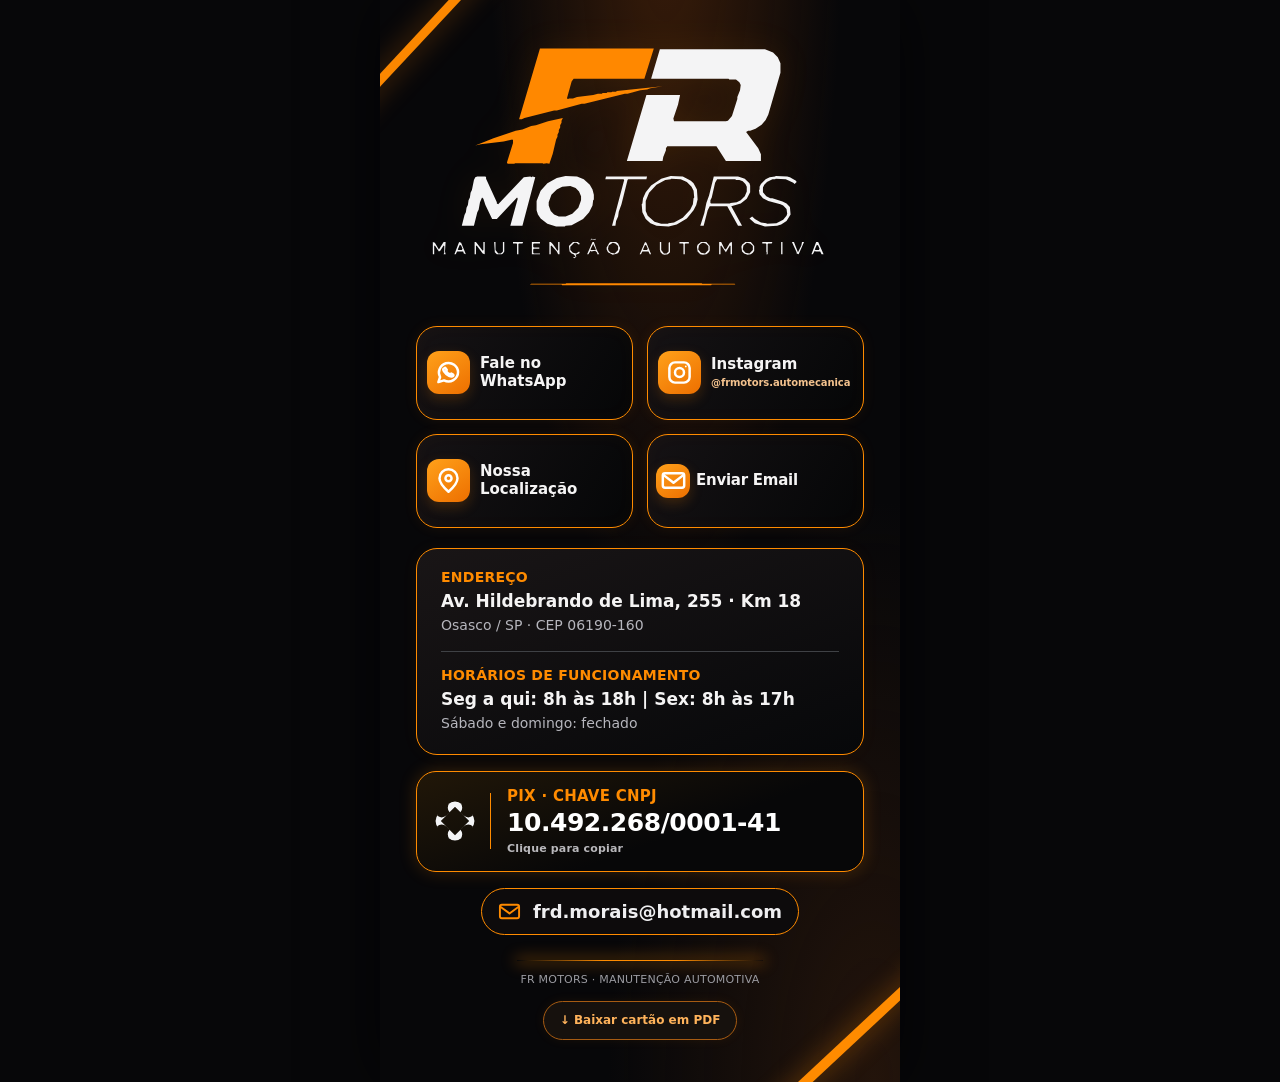
<file: cartao.html>
<!doctype html>
<html lang="pt-BR">
<head>
<meta charset="utf-8">
<meta name="viewport" content="width=device-width,initial-scale=1,viewport-fit=cover">
<meta name="theme-color" content="#09090b">
<meta name="description" content="Cartão digital da FR Motors. WhatsApp, localização, horários de atendimento, e-mail e chave Pix.">
<link rel="icon" href="./fr-icon.svg" type="image/svg+xml">
<title>FR Motors | Cartão Digital</title>
<style>
:root{color-scheme:dark;--orange:#ff8b00;--pale:#f7f6f7;--text:#f5f4f4;--muted:#a8adb7;--border:#ff8b00;--bg:#070709}
*{box-sizing:border-box}
html{min-height:100%;background:var(--bg)}
body{margin:0;font:15px/1.4 system-ui,-apple-system,"Segoe UI",Roboto,Arial,sans-serif;background:var(--bg);color:var(--text)}
button,a{-webkit-tap-highlight-color:transparent}
button{font:inherit}
main{max-width:520px;min-height:100dvh;margin:auto;position:relative;isolation:isolate;overflow:hidden;padding:30px 22px 48px;background:radial-gradient(ellipse at 55% -13%,#3b1d09 0,transparent 44%),radial-gradient(ellipse at 95% 100%,#23140b 0,transparent 38%),#070709;box-shadow:0 0 60px #000a}
main:before{content:"";width:60%;height:9px;position:absolute;left:-20%;top:20px;background:#fb8700;transform:rotate(-47deg);box-shadow:0 0 28px #eb790077;z-index:-1}
main:after{content:"";width:45%;height:10px;position:absolute;right:-12%;bottom:32px;background:#ff8b00;transform:rotate(-43deg);box-shadow:0 0 26px #ff8b0077;z-index:-1}
.logo{position:relative;text-align:center;padding-top:0;margin-bottom:24px}
.logo-art{display:block;width:100%;max-width:480px;height:auto;margin:0 auto;filter:drop-shadow(0 0 16px #ff8b0014)}
.glowline{width:55%;height:1px;margin:0 auto;background:linear-gradient(90deg,transparent,#ff8c00 35%,#ff8c00 65%,transparent);box-shadow:0 0 15px 2px #ff8b007a}
.buttons{display:grid;grid-template-columns:repeat(2,minmax(0,1fr));gap:12px;margin:26px 0 20px}
.action{min-width:0;min-height:82px;display:flex;align-items:center;gap:10px;text-decoration:none;border:1.3px solid var(--border);border-radius:21px;padding:12px 10px;background:linear-gradient(120deg,#151214,#050607);color:var(--text);box-shadow:inset 0 0 18px #ff8b0008,0 0 14px #ff8b0015;transition:transform .15s ease,background .15s ease}
.action:active{transform:scale(.98)}
.action .glyph{width:43px;height:43px;flex:0 0 43px;border-radius:12px;background:linear-gradient(145deg,#ffa11a,#ed6f00);box-shadow:0 5px 13px #d774003c;display:grid;place-items:center;color:#fff}
.action svg{width:27px;height:27px;stroke:currentColor;stroke-width:2.2;fill:none;stroke-linecap:round;stroke-linejoin:round}
.action .copy{flex:1;font-size:15px;font-weight:780;line-height:1.18}
.action.email-action{gap:6px;padding-left:8px;padding-right:8px}
.action.email-action .copy{white-space:nowrap;letter-spacing:-.25px;font-size:15px;font-weight:780;line-height:1.18}
.action.email-action .glyph{width:34px;height:34px;flex-basis:34px}
.action.email-action .chev{display:none}
@media(max-width:375px){.action.email-action{gap:4px;padding-left:6px;padding-right:6px}.action.email-action .glyph{width:29px;height:29px;flex-basis:29px}.action.email-action .copy{font-size:12px}}
.action .social-handle{display:block;margin-top:3px;font-size:clamp(8px,2.3vw,10px);color:#f2c18d;font-weight:650;letter-spacing:-.1px;white-space:nowrap}
.instagram-action .copy{min-width:0;overflow:visible}
.action .chev{color:var(--orange);font-size:30px;font-weight:350;line-height:1;margin-left:auto}
.action.is-disabled{border-color:#77777b;color:#b5b7b9;filter:saturate(.2);box-shadow:none;cursor:default}
.action.is-disabled .glyph{background:#393b3e;box-shadow:none}
.action.is-disabled .chev{color:#838383}
.soon{display:inline-block;font-size:9px;letter-spacing:.06em;padding:1px 6px;border:1px solid #999;border-radius:20px;margin-top:6px}
.box{border:1.3px solid var(--orange);border-radius:21px;padding:16px 19px;margin-bottom:16px;background:linear-gradient(160deg,#191516,#07080a);box-shadow:0 0 18px #ff8b000b}
.box h2,.pix-info .heading{font-size:14px;line-height:1.2;font-weight:850;letter-spacing:.018em;margin:0 0 5px;color:var(--orange)}
.box .major{font-size:17px;line-height:1.28;font-weight:770;margin:0}
.box .secondary{color:#b6b6bd;margin:4px 0 0;font-size:14px}
.box hr{border:0;height:1px;background:#3f4145;margin:15px 0 15px}
.pix-box{width:100%;display:flex;align-items:center;gap:16px;border:1.5px solid var(--orange);border-radius:20px;background:linear-gradient(160deg,#211708,#070708 60%);color:#fff;padding:15px 18px;margin:0 0 16px;cursor:pointer;text-align:left;box-shadow:0 0 18px #ff8b0033}
.pix-box:focus-visible,.action:focus-visible,.mail:focus-visible{outline:3px solid #fff;outline-offset:3px}
.pix-symbol{width:56px;height:56px;flex:0 0 56px;display:grid;place-items:center;border-right:1px solid #ff8b00;padding-right:15px}
.pix-symbol svg{width:40px;height:40px;fill:#f3f4f6}
.pix-info{min-width:0}
.pix-info .heading{margin-bottom:4px;font-size:15px;display:block}
.pix-info .number{display:block;font-size:clamp(17px,5.2vw,25px);font-weight:900;letter-spacing:-.45px;line-height:1.1;white-space:nowrap}
.pix-info .copy-hint{display:block;margin-top:5px;font-size:11px;font-weight:600;line-height:1.3;letter-spacing:.015em;color:#b9b8bc}
.mail{display:flex;align-items:center;justify-content:center;gap:12px;width:max-content;max-width:100%;border:1.3px solid var(--orange);border-radius:50px;padding:10px 16px;margin:0 auto 25px;color:#efeff1;text-decoration:none;background:#0d0b0c;font-weight:760;font-size:clamp(13px,3.7vw,18px);overflow-wrap:anywhere}
.mail svg{width:23px;height:23px;flex-shrink:0;fill:none;stroke:var(--orange);stroke-width:2;stroke-linecap:round;stroke-linejoin:round}
footer{text-align:center;color:#9b9ba1;font-size:11px;letter-spacing:.02em}
.toast{position:fixed;bottom:24px;left:50%;transform:translate(-50%,20px);z-index:10;opacity:0;transition:opacity .18s,transform .18s;background:#1c1a1a;border:1px solid var(--orange);color:white;border-radius:14px;padding:13px 20px;font-size:14px;font-weight:750;pointer-events:none;white-space:nowrap;box-shadow:0 8px 30px #000b}
.toast.show{opacity:1;transform:translate(-50%,0)}
@media (min-width:540px){main{padding:35px 36px 42px}.action{min-height:94px}.logo{margin-bottom:28px}.buttons{gap:14px}.box{padding:20px 24px}}
@media (max-width:375px){main{padding:24px 13px 38px}.logo-art{width:100%;max-width:100%}.logo-sub{font-size:9px;letter-spacing:4.8px}.buttons{gap:8px}.action{padding:8px 6px;gap:6px;min-height:75px;border-radius:16px}.action .glyph{width:36px;height:36px;flex-basis:36px}.action svg{width:23px;height:23px}.action .copy{font-size:12px}.action .chev{font-size:23px}.box .major{font-size:15px}.box .secondary{font-size:12px}.box h2{font-size:12px}.pix-box{gap:10px;padding:13px 11px}.pix-symbol{width:45px;flex-basis:45px;padding-right:10px}.pix-symbol svg{width:32px}.pix-info .heading{font-size:12px}.pix-info .number{font-size:18px}.pix-info .copy-hint{font-size:10px}}

/* Cartão digital: maior aproveitamento vertical em telas de celular. */
@media (max-width:539px){
  main{
    min-height:108vh;
    min-height:108dvh;
    display:flex;
    flex-direction:column;
    padding-top:clamp(28px,4dvh,44px);
    padding-bottom:clamp(38px,5dvh,60px);
  }
  .logo{margin-bottom:clamp(28px,4dvh,40px)}
  .buttons{
    margin-top:clamp(28px,4dvh,42px);
    margin-bottom:clamp(24px,3.5dvh,34px);
  }
  .action{min-height:clamp(82px,10dvh,102px)}
  .box{
    padding-top:clamp(18px,2.5dvh,26px);
    padding-bottom:clamp(18px,2.5dvh,26px);
    margin-bottom:clamp(18px,2.5dvh,28px);
  }
  .pix-box{min-height:clamp(86px,11dvh,106px);margin-bottom:clamp(18px,2.5dvh,26px)}
  .mail{margin-bottom:clamp(26px,3.5dvh,38px)}
  footer{margin-top:auto;padding-top:clamp(14px,2.5dvh,25px)}
}

.pdf-download{
 display:flex;align-items:center;justify-content:center;gap:9px;
 width:max-content;max-width:100%;margin:14px auto 0;
 padding:10px 16px;border:1px solid #a65b12;border-radius:999px;
 background:#16110d;color:#ffb35b;font-size:12px;font-weight:800;
 cursor:pointer;box-shadow:0 0 12px #ff8b0012;
}
.pdf-download:hover{background:#24190e}
.card-pdf-exporting main{min-height:0!important;padding-bottom:24px!important;box-shadow:none!important}
.card-pdf-exporting .pdf-download{display:none!important}
.pdf-download:disabled{opacity:.6;cursor:wait}
@media print{.pdf-download{display:none!important}}
@media (prefers-reduced-motion:reduce){*{transition:none!important}}
</style>
</head>
<body>
<main>
<header class="logo" aria-label="FR Motors Manutenção Automotiva">
<img class="logo-art" src="./frm-logo-sem-fr.svg" alt="FR Motors · Manutenção Automotiva" width="665" height="390">
</header>
<section class="buttons" aria-label="Contato e localização">
<a class="action" href="https://wa.me/5511998865280" target="_blank" rel="noopener noreferrer" aria-label="Fale no WhatsApp da FR Motors"><span class="glyph"><svg viewBox="0 0 24 24"><path d="M20.5 11.6A8.5 8.5 0 0 1 8 19l-5 1.5L4.5 16a8.5 8.5 0 1 1 16-4.4Z"/><path d="M8.2 8.4c.4-.6.8-.7 1.2-.2l1.1 1.5-.7 1c.9 1.7 2 2.5 3.7 3.1l.9-.9 1.7 1c.4.3.4.7 0 1.1-1.3 1.5-5.7-.2-7.9-3.7-1.1-1.7-1.3-2.6 0-2.9Z"/></svg></span><span class="copy">Fale no<br>WhatsApp</span></a>
<a class="action instagram-action" href="https://www.instagram.com/frmotors.automecanica/" target="_blank" rel="noopener noreferrer" aria-label="Abrir Instagram @frmotors.automecanica"><span class="glyph"><svg viewBox="0 0 24 24"><rect x="3" y="3" width="18" height="18" rx="5"/><circle cx="12" cy="12" r="4"/><circle cx="17.6" cy="6.6" r=".8" fill="currentColor" stroke="none"/></svg></span><span class="copy">Instagram<br><span class="social-handle">@frmotors.automecanica</span></span></a>
<a class="action" href="https://www.google.com/maps/search/?api=1&amp;query=FR%20MOTORS%20AUTO%20MEC%C3%82NICA%2C%20Av.%20Hildebrando%20de%20Lima%2C%20255%2C%20Osasco%20SP" target="_blank" rel="noopener noreferrer" aria-label="Abrir localização da FR Motors no Google Maps"><span class="glyph"><svg viewBox="0 0 24 24"><path d="M20 10c0 5-8 12-8 12S4 15 4 10a8 8 0 0 1 16 0Z"/><circle cx="12" cy="10" r="2.7"/></svg></span><span class="copy">Nossa<br>Localização</span></a>
<a class="action email-action" href="mailto:frd.morais@hotmail.com" aria-label="Enviar e-mail para FR Motors"><span class="glyph"><svg viewBox="0 0 24 24"><rect x="2.5" y="5.5" width="19" height="13" rx="2"/><path d="m3 7 9 7 9-7"/></svg></span><span class="copy">Enviar Email</span></a>
</section>
<section class="box" aria-label="Endereço e horários">
<h2>ENDEREÇO</h2><p class="major">Av. Hildebrando de Lima, 255 · Km 18</p><p class="secondary">Osasco / SP · CEP 06190-160</p>
<hr>
<h2>HORÁRIOS DE FUNCIONAMENTO</h2><p class="major">Seg a qui: 8h às 18h | Sex: 8h às 17h</p><p class="secondary">Sábado e domingo: fechado</p>
</section>
<button class="pix-box" id="pixButton" type="button" aria-label="Copiar chave Pix CNPJ 10.492.268/0001-41">
<span class="pix-symbol" aria-hidden="true"><svg viewBox="0 0 48 48"><path d="M24 7 13.5 17.5a8 8 0 0 1-11 0L16 4a11.3 11.3 0 0 1 16 0l13.5 13.5a8 8 0 0 1-11 0L24 7Zm0 34 10.5-10.5a8 8 0 0 1 11 0L32 44a11.3 11.3 0 0 1-16 0L2.5 30.5a8 8 0 0 1 11 0L24 41Zm-17-17 10.5-10.5a8 8 0 0 1 0-11L4 16a11.3 11.3 0 0 0 0 16l13.5 13.5a8 8 0 0 1 0-11L7 24Zm34 0L30.5 34.5a8 8 0 0 1 0 11L44 32a11.3 11.3 0 0 0 0-16L30.5 2.5a8 8 0 0 1 0 11L41 24Z"/></svg></span>
<span class="pix-info"><span class="heading">PIX · CHAVE CNPJ</span><span class="number">10.492.268/0001-41</span><span class="copy-hint">Clique para copiar</span></span>
</button>
<a class="mail" href="mailto:frd.morais@hotmail.com" aria-label="Enviar e-mail para frd.morais@hotmail.com"><svg viewBox="0 0 24 24"><rect x="2" y="5" width="20" height="14" rx="2"/><path d="m2.5 7 9.5 7 9.5-7"/></svg><span>frd.morais@hotmail.com</span></a>
<div class="glowline" aria-hidden="true"></div>
<footer><p>FR MOTORS · MANUTENÇÃO AUTOMOTIVA</p></footer>
<button class="pdf-download" id="downloadPdfBtn" type="button" aria-label="Baixar cartão digital em PDF para celular">↓ Baixar cartão em PDF</button>
</main>
<div id="toast" class="toast" role="status" aria-live="polite"></div>
<script>
(function(){
const pix="10492268000141";
let timeout;
function notice(text){const el=document.getElementById("toast");el.textContent=text;el.classList.add("show");clearTimeout(timeout);timeout=setTimeout(()=>el.classList.remove("show"),2600)}
async function copyPix(){
try{if(!navigator.clipboard||!navigator.clipboard.writeText)throw Error("no clipboard");await navigator.clipboard.writeText(pix);notice("Chave Pix copiada!");return}catch(e){}
const area=document.createElement("textarea");area.value=pix;area.style.cssText="position:fixed;left:-9999px;top:0;opacity:0";document.body.appendChild(area);area.focus();area.select();let ok=false;try{ok=document.execCommand("copy")}catch(e){}area.remove();
if(ok){notice("Chave Pix copiada!")}else{window.prompt("Copie a chave Pix CNPJ:",pix)}
}
document.getElementById("pixButton").addEventListener("click",copyPix);

const pdfButton=document.getElementById('downloadPdfBtn');
async function generateMobilePdf(){
 const button=pdfButton;
 if(button.disabled)return;
 button.disabled=true;
 const originalText=button.textContent;
 button.textContent='Preparando novo PDF...';
 const replacements=[];
 let pdfMode=false;
 try{
  const loadScript=(src,test)=>test()?Promise.resolve():new Promise((resolve,reject)=>{
   const script=document.createElement('script');
   script.src=src;
   script.onload=()=>test()?resolve():reject(new Error('Biblioteca indisponível'));
   script.onerror=()=>reject(new Error('Falha ao carregar biblioteca do PDF'));
   document.head.appendChild(script);
  });
  await Promise.all([
   loadScript('https://cdn.jsdelivr.net/npm/html2canvas@1.4.1/dist/html2canvas.min.js',()=>typeof window.html2canvas==='function'),
   loadScript('https://cdn.jsdelivr.net/npm/jspdf@2.5.1/dist/jspdf.umd.min.js',()=>!!window.jspdf?.jsPDF)
  ]);
  if(document.fonts?.ready)await document.fonts.ready;
  const main=document.querySelector('main');
  if(!main)throw new Error('Cartão não encontrado');
  const logo=main.querySelector('.logo-art');
  if(logo&&!logo.complete){
   await new Promise((resolve,reject)=>{
    logo.addEventListener('load',resolve,{once:true});
    logo.addEventListener('error',()=>reject(new Error('Logo indisponível')),{once:true});
   });
  }
  if(logo&&!logo.naturalWidth)throw new Error('Logo indisponível');

  // Evita falhas do html2canvas ao interpretar SVG em certos navegadores Android.
  // Cada ícone é convertido em PNG transparente, com as cores já calculadas.
  async function rasterizeIcon(svg){
   const rect=svg.getBoundingClientRect();
   const computed=getComputedStyle(svg);
   const clone=svg.cloneNode(true);
   clone.setAttribute('xmlns','http://www.w3.org/2000/svg');
   clone.setAttribute('width','192');
   clone.setAttribute('height','192');
   clone.setAttribute('color',computed.color||'#fff');
   clone.setAttribute('fill',computed.fill||'none');
   clone.setAttribute('stroke',computed.stroke||'none');
   clone.setAttribute('stroke-width',computed.strokeWidth||'2');
   clone.setAttribute('stroke-linecap',computed.strokeLinecap||'round');
   clone.setAttribute('stroke-linejoin',computed.strokeLinejoin||'round');
   const markup=new XMLSerializer().serializeToString(clone);
   const source=new Image();
   await new Promise((resolve,reject)=>{
    source.onload=resolve;
    source.onerror=()=>reject(new Error('Falha ao preparar ícone SVG'));
    source.src='data:image/svg+xml;charset=utf-8,'+encodeURIComponent(markup);
   });
   const iconCanvas=document.createElement('canvas');
   iconCanvas.width=192;iconCanvas.height=192;
   const context=iconCanvas.getContext('2d');
   if(!context)throw new Error('Canvas indisponível para os ícones');
   context.drawImage(source,0,0,192,192);
   const image=new Image();
   image.src=iconCanvas.toDataURL('image/png');
   image.style.cssText='display:block;flex-shrink:0;object-fit:contain;width:'+rect.width+'px;height:'+rect.height+'px';
   if(image.decode)await image.decode();
   return image;
  }

  // SVG externo pode desaparecer no html2canvas do Android: converte a logo para PNG
  // antes de capturar e restaura o DOM original ao terminar.
  let logoPng=null;
  if(logo){
   const logoCanvas=document.createElement('canvas');
   logoCanvas.width=1330;
   logoCanvas.height=780;
   const logoCtx=logoCanvas.getContext('2d');
   if(!logoCtx)throw new Error('Não foi possível preparar a logo');
   logoCtx.drawImage(logo,0,0,logoCanvas.width,logoCanvas.height);
   const url=logoCanvas.toDataURL('image/png');
   logoPng=new Image();
   logoPng.src=url;
   logoPng.className=logo.className;
   logoPng.alt=logo.alt;
   logoPng.width=logo.width;
   logoPng.height=logo.height;
   if(logoPng.decode)await logoPng.decode();
  }
  const svgs=Array.from(main.querySelectorAll('svg'));
  const pngs=await Promise.all(svgs.map(rasterizeIcon));
  document.body.classList.add('card-pdf-exporting');
  pdfMode=true;
  // A imagem PNG assume o lugar EXATO do SVG de origem antes da captura.
  // O html2canvas renderiza o elemento uma única vez, no fluxo correto da página.
  if(logo&&logoPng){
   logo.replaceWith(logoPng);
   replacements.push([logo,logoPng]);
  }
  for(let i=0;i<svgs.length;i++){
   svgs[i].replaceWith(pngs[i]);
   replacements.push([svgs[i],pngs[i]]);
  }
  await new Promise(resolve=>requestAnimationFrame(()=>resolve()));
  const box=main.getBoundingClientRect();
  const cardWidth=box.width;
  const links=Array.from(main.querySelectorAll('a[href]')).filter(a=>a.getAttribute('href')&&a.getAttribute('href')!=='#').map(a=>{
   const r=a.getBoundingClientRect();
   return {href:a.href,x:r.left-box.left,y:r.top-box.top,w:r.width,h:r.height};
  });
  const canvas=await window.html2canvas(main,{
   backgroundColor:'#070709',
   scale:Math.min(3,Math.max(2,window.devicePixelRatio||2)),
   useCORS:true,
   allowTaint:false,
   logging:false,
   scrollX:0,
   scrollY:-window.scrollY,
   imageTimeout:15000
  });
  if(!canvas||canvas.width<200||canvas.height<200)throw new Error('Captura do cartão indisponível');
  const {jsPDF}=window.jspdf;
  const pageW=108;
  const pageH=pageW*canvas.height/canvas.width;
  const pdf=new jsPDF({orientation:'portrait',unit:'mm',format:[pageW,pageH],compress:true});
  pdf.addImage(canvas.toDataURL('image/png'),'PNG',0,0,pageW,pageH,undefined,'FAST');
  const factor=pageW/cardWidth;
  const pixArea=main.querySelector('#pixButton')?.getBoundingClientRect();
  if(pixArea){
   const mainArea=main.getBoundingClientRect();
   pdf.link((pixArea.left-mainArea.left)*factor,(pixArea.top-mainArea.top)*factor,
    pixArea.width*factor,pixArea.height*factor,{url:'https://frmotors.github.io/cartao/#pixButton'});
  }
  links.forEach(link=>{
   if(link.w>0&&link.h>0&&/^(https?:|mailto:)/i.test(link.href)){
    pdf.link(link.x*factor,link.y*factor,link.w*factor,link.h*factor,{url:link.href});
   }
  });
  // Nome novo impede o Android/Drive de reabrir o PDF antigo com ícones em letras.
  pdf.save('Cartão FR Motors.pdf');
  notice('PDF gerado');
 }catch(e){
  console.error('Falha ao gerar PDF atualizado',e);
  notice('Erro ao gerar o novo PDF. Tente novamente.');
 }finally{
  for(const [original,temporary] of replacements.reverse())if(temporary.isConnected)temporary.replaceWith(original);
  if(pdfMode)document.body.classList.remove('card-pdf-exporting');
  button.textContent=originalText;
  button.disabled=false;
 }
}
pdfButton.addEventListener('click',generateMobilePdf);

})();
</script></body></html>
</file>
